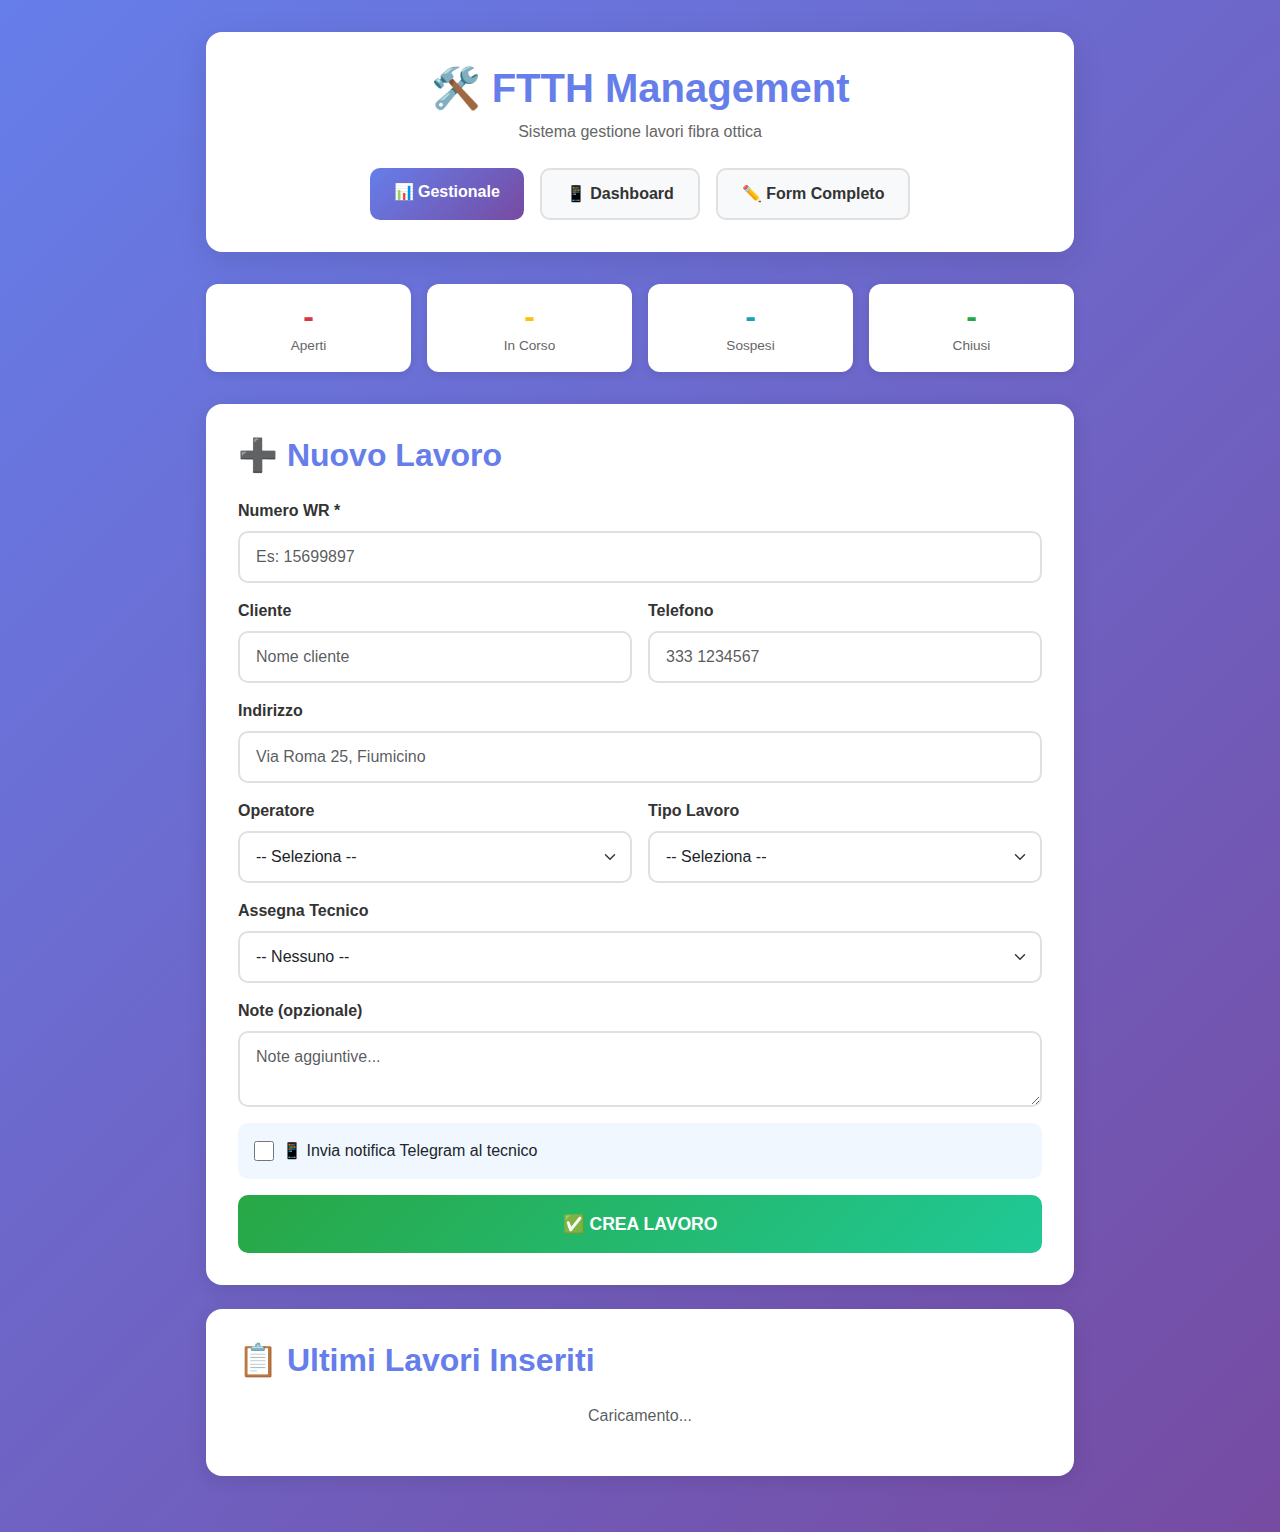
<file: web/publica/index.html>
<!DOCTYPE html>
<html lang="it">
<head>
    <meta charset="UTF-8">
    <meta name="viewport" content="width=device-width, initial-scale=1">
    <title>FTTH - Pannello Principale</title>
    <link href="https://cdn.jsdelivr.net/npm/bootstrap@5.3.0/dist/css/bootstrap.min.css" rel="stylesheet">
    <style>
        body {
            background: linear-gradient(135deg, #667eea 0%, #764ba2 100%);
            min-height: 100vh;
            font-family: 'Segoe UI', Tahoma, Geneva, Verdana, sans-serif;
        }
        .main-container {
            max-width: 900px;
            margin: 0 auto;
            padding: 2rem 1rem;
        }
        .header-card {
            background: white;
            border-radius: 16px;
            padding: 2rem;
            text-align: center;
            box-shadow: 0 8px 32px rgba(0,0,0,0.1);
            margin-bottom: 2rem;
        }
        .header-card h1 {
            color: #667eea;
            font-weight: bold;
            margin-bottom: 0.5rem;
        }
        .header-card p {
            color: #666;
            margin: 0;
        }
        .nav-buttons {
            display: flex;
            gap: 1rem;
            justify-content: center;
            flex-wrap: wrap;
            margin-top: 1.5rem;
        }
        .nav-btn {
            padding: 0.75rem 1.5rem;
            border-radius: 10px;
            text-decoration: none;
            font-weight: bold;
            transition: all 0.3s;
            border: none;
        }
        .nav-btn:hover {
            transform: translateY(-2px);
            box-shadow: 0 4px 12px rgba(0,0,0,0.2);
        }
        .nav-btn.primary {
            background: linear-gradient(135deg, #667eea 0%, #764ba2 100%);
            color: white;
        }
        .nav-btn.secondary {
            background: #f8f9fa;
            color: #333;
            border: 2px solid #e0e0e0;
        }
        .section-card {
            background: white;
            border-radius: 16px;
            padding: 2rem;
            box-shadow: 0 4px 20px rgba(0,0,0,0.1);
            margin-bottom: 1.5rem;
        }
        .section-title {
            color: #667eea;
            font-weight: bold;
            margin-bottom: 1.5rem;
            display: flex;
            align-items: center;
            gap: 0.5rem;
        }
        .form-label {
            font-weight: 600;
            color: #333;
            margin-bottom: 0.5rem;
        }
        .form-control, .form-select {
            border-radius: 10px;
            border: 2px solid #e0e0e0;
            padding: 0.75rem 1rem;
            font-size: 1rem;
        }
        .form-control:focus, .form-select:focus {
            border-color: #667eea;
            box-shadow: 0 0 0 3px rgba(102, 126, 234, 0.1);
        }
        .btn-submit {
            background: linear-gradient(135deg, #28a745 0%, #20c997 100%);
            color: white;
            border: none;
            padding: 1rem 2rem;
            border-radius: 10px;
            font-weight: bold;
            font-size: 1.1rem;
            width: 100%;
            margin-top: 1rem;
            cursor: pointer;
            transition: all 0.3s;
        }
        .btn-submit:hover {
            transform: translateY(-2px);
            box-shadow: 0 6px 20px rgba(40, 167, 69, 0.3);
        }
        .btn-submit:disabled {
            background: #ccc;
            cursor: not-allowed;
            transform: none;
        }
        .success-message {
            background: #d4edda;
            color: #155724;
            padding: 1rem;
            border-radius: 10px;
            text-align: center;
            margin-top: 1rem;
            display: none;
        }
        .error-message {
            background: #f8d7da;
            color: #721c24;
            padding: 1rem;
            border-radius: 10px;
            text-align: center;
            margin-top: 1rem;
            display: none;
        }
        .row-2col {
            display: grid;
            grid-template-columns: 1fr 1fr;
            gap: 1rem;
        }
        @media (max-width: 600px) {
            .row-2col {
                grid-template-columns: 1fr;
            }
        }
        .checkbox-container {
            display: flex;
            align-items: center;
            gap: 0.5rem;
            margin-top: 1rem;
            padding: 1rem;
            background: #f0f7ff;
            border-radius: 10px;
        }
        .checkbox-container input[type="checkbox"] {
            width: 20px;
            height: 20px;
        }
        .quick-stats {
            display: grid;
            grid-template-columns: repeat(4, 1fr);
            gap: 1rem;
            margin-bottom: 2rem;
        }
        @media (max-width: 600px) {
            .quick-stats {
                grid-template-columns: repeat(2, 1fr);
            }
        }
        .stat-mini {
            background: white;
            border-radius: 12px;
            padding: 1rem;
            text-align: center;
            box-shadow: 0 2px 10px rgba(0,0,0,0.1);
        }
        .stat-mini .number {
            font-size: 2rem;
            font-weight: bold;
            line-height: 1;
        }
        .stat-mini .label {
            font-size: 0.85rem;
            color: #666;
            margin-top: 0.25rem;
        }
        .stat-mini.aperto .number { color: #dc3545; }
        .stat-mini.in_corso .number { color: #ffc107; }
        .stat-mini.sospeso .number { color: #17a2b8; }
        .stat-mini.chiuso .number { color: #28a745; }
        .recent-item {
            padding: 0.75rem;
            border-bottom: 1px solid #eee;
            display: flex;
            justify-content: space-between;
            align-items: center;
        }
        .recent-item:last-child {
            border-bottom: none;
        }
    </style>
</head>
<body>
    <div class="main-container">
        <!-- Header -->
        <div class="header-card">
            <h1>🛠️ FTTH Management</h1>
            <p>Sistema gestione lavori fibra ottica</p>
            <div class="nav-buttons">
                <a href="/static/gestionale.html" class="nav-btn primary">📊 Gestionale</a>
                <a href="/static/dashboard.html" class="nav-btn secondary">📱 Dashboard</a>
                <a href="/static/manual_entry.html" class="nav-btn secondary">✏️ Form Completo</a>
            </div>
        </div>

        <!-- Quick Stats -->
        <div class="quick-stats">
            <div class="stat-mini aperto">
                <div class="number" id="statAperti">-</div>
                <div class="label">Aperti</div>
            </div>
            <div class="stat-mini in_corso">
                <div class="number" id="statInCorso">-</div>
                <div class="label">In Corso</div>
            </div>
            <div class="stat-mini sospeso">
                <div class="number" id="statSospesi">-</div>
                <div class="label">Sospesi</div>
            </div>
            <div class="stat-mini chiuso">
                <div class="number" id="statChiusi">-</div>
                <div class="label">Chiusi</div>
            </div>
        </div>

        <!-- Form Inserimento Rapido -->
        <div class="section-card">
            <h2 class="section-title">➕ Nuovo Lavoro</h2>
            
            <form id="quickForm">
                <div class="mb-3">
                    <label class="form-label">Numero WR *</label>
                    <input type="text" class="form-control" id="numero_wr" placeholder="Es: 15699897" required>
                </div>

                <div class="row-2col">
                    <div class="mb-3">
                        <label class="form-label">Cliente</label>
                        <input type="text" class="form-control" id="nome_cliente" placeholder="Nome cliente">
                    </div>
                    <div class="mb-3">
                        <label class="form-label">Telefono</label>
                        <input type="tel" class="form-control" id="telefono" placeholder="333 1234567">
                    </div>
                </div>

                <div class="mb-3">
                    <label class="form-label">Indirizzo</label>
                    <input type="text" class="form-control" id="indirizzo" placeholder="Via Roma 25, Fiumicino">
                </div>

                <div class="row-2col">
                    <div class="mb-3">
                        <label class="form-label">Operatore</label>
                        <select class="form-select" id="operatore">
                            <option value="">-- Seleziona --</option>
                            <option value="Open Fiber">Open Fiber</option>
                            <option value="FiberCop">FiberCop</option>
                        </select>
                    </div>
                    <div class="mb-3">
                        <label class="form-label">Tipo Lavoro</label>
                        <select class="form-select" id="tipo_lavoro">
                            <option value="">-- Seleziona --</option>
                            <option value="Installazione">Installazione</option>
                            <option value="Attivazione">Attivazione</option>
                            <option value="Riparazione">Riparazione</option>
                            <option value="Manutenzione">Manutenzione</option>
                        </select>
                    </div>
                </div>

                <div class="mb-3">
                    <label class="form-label">Assegna Tecnico</label>
                    <select class="form-select" id="tecnico_select">
                        <option value="">-- Nessuno --</option>
                    </select>
                </div>

                <div class="mb-3">
                    <label class="form-label">Note (opzionale)</label>
                    <textarea class="form-control" id="note" rows="2" placeholder="Note aggiuntive..."></textarea>
                </div>

                <div class="checkbox-container">
                    <input type="checkbox" id="notify_telegram">
                    <label for="notify_telegram">📱 Invia notifica Telegram al tecnico</label>
                </div>

                <button type="submit" class="btn-submit" id="submitBtn">
                    ✅ CREA LAVORO
                </button>

                <div class="success-message" id="successMsg">
                    ✅ Lavoro creato con successo!
                </div>
                <div class="error-message" id="errorMsg">
                    ❌ Errore durante la creazione
                </div>
            </form>
        </div>

        <!-- Ultimi Lavori -->
        <div class="section-card">
            <h2 class="section-title">📋 Ultimi Lavori Inseriti</h2>
            <div id="recentWorks">
                <p class="text-muted text-center">Caricamento...</p>
            </div>
        </div>
    </div>

    <script>
        // API Configuration
        var loc = window.location;
        var isLocalHost = loc.hostname === 'localhost' || loc.hostname === '127.0.0.1';
        var API_BASE = isLocalHost ? loc.protocol + '//' + loc.hostname + ':6030' : '';

        function apiFetch(path, opts) {
            var url = API_BASE ? API_BASE + path : path;
            return fetch(url, opts);
        }

        // Load Stats
        function loadStats() {
            apiFetch('/works/')
                .then(function(r) { return r.json(); })
                .then(function(works) {
                    var stats = { aperto: 0, in_corso: 0, sospeso: 0, chiuso: 0 };
                    works.forEach(function(w) {
                        if (stats[w.stato] !== undefined) stats[w.stato]++;
                    });
                    document.getElementById('statAperti').textContent = stats.aperto;
                    document.getElementById('statInCorso').textContent = stats.in_corso;
                    document.getElementById('statSospesi').textContent = stats.sospeso;
                    document.getElementById('statChiusi').textContent = stats.chiuso;

                    // Show last 5 works
                    var recent = works.slice(-5).reverse();
                    var html = '';
                    if (recent.length === 0) {
                        html = '<p class="text-muted text-center">Nessun lavoro</p>';
                    } else {
                        recent.forEach(function(w) {
                            var badgeClass = w.stato === 'chiuso' ? 'bg-success' : 
                                             w.stato === 'in_corso' ? 'bg-warning text-dark' :
                                             w.stato === 'sospeso' ? 'bg-info' : 'bg-danger';
                            html += '<div class="recent-item">';
                            html += '<div><strong>' + w.numero_wr + '</strong> - ' + (w.nome_cliente || 'N/A') + '<br><small class="text-muted">' + (w.indirizzo || 'Indirizzo N/A') + '</small></div>';
                            html += '<span class="badge ' + badgeClass + '">' + w.stato + '</span>';
                            html += '</div>';
                        });
                    }
                    document.getElementById('recentWorks').innerHTML = html;
                })
                .catch(function(e) {
                    console.error('Errore caricamento stats', e);
                });
        }

        // Load Technicians
        function loadTechnicians() {
            apiFetch('/technicians/')
                .then(function(r) { return r.json(); })
                .then(function(techs) {
                    var select = document.getElementById('tecnico_select');
                    techs.forEach(function(t) {
                        var opt = document.createElement('option');
                        opt.value = t.id;
                        opt.textContent = t.nome + ' ' + t.cognome;
                        select.appendChild(opt);
                    });
                })
                .catch(function(e) {
                    console.error('Errore caricamento tecnici', e);
                });
        }

        // Form Submit
        document.getElementById('quickForm').addEventListener('submit', function(e) {
            e.preventDefault();
            
            var submitBtn = document.getElementById('submitBtn');
            var successMsg = document.getElementById('successMsg');
            var errorMsg = document.getElementById('errorMsg');
            
            submitBtn.disabled = true;
            submitBtn.textContent = '⏳ Creazione in corso...';
            successMsg.style.display = 'none';
            errorMsg.style.display = 'none';

            var payload = {
                numero_wr: document.getElementById('numero_wr').value.trim(),
                stato: 'aperto'
            };

            var nomeCliente = document.getElementById('nome_cliente').value.trim();
            if (nomeCliente) payload.nome_cliente = nomeCliente;

            var telefono = document.getElementById('telefono').value.trim();
            if (telefono) payload.telefono_cliente = telefono;

            var indirizzo = document.getElementById('indirizzo').value.trim();
            if (indirizzo) payload.indirizzo = indirizzo;

            var operatore = document.getElementById('operatore').value;
            if (operatore) payload.operatore = operatore;

            var tipoLavoro = document.getElementById('tipo_lavoro').value;
            if (tipoLavoro) payload.tipo_lavoro = tipoLavoro;

            var tecnicoId = document.getElementById('tecnico_select').value;
            if (tecnicoId) payload.tecnico_assegnato_id = parseInt(tecnicoId);

            var note = document.getElementById('note').value.trim();
            if (note) payload.note = note;

            apiFetch('/manual/works', {
                method: 'POST',
                headers: { 'Content-Type': 'application/json' },
                body: JSON.stringify(payload)
            })
            .then(function(r) {
                if (!r.ok) {
                    return r.json().then(function(err) {
                        throw new Error(err.detail || 'Errore');
                    });
                }
                return r.json();
            })
            .then(function(result) {
                successMsg.textContent = '✅ Lavoro ' + result.numero_wr + ' creato con successo!';
                successMsg.style.display = 'block';
                
                // Send Telegram notification if checked
                var notifyTelegram = document.getElementById('notify_telegram').checked;
                if (notifyTelegram && tecnicoId && result.id) {
                    apiFetch('/works/' + result.id + '/notify', {
                        method: 'POST',
                        headers: { 'Content-Type': 'application/json' },
                        body: JSON.stringify({})
                    }).then(function() {
                        successMsg.textContent += ' 📱 Notifica inviata!';
                    }).catch(function() {
                        successMsg.textContent += ' ⚠️ Notifica fallita';
                    });
                }

                // Reset form
                document.getElementById('quickForm').reset();
                
                // Refresh stats
                loadStats();
            })
            .catch(function(err) {
                errorMsg.textContent = '❌ ' + err.message;
                errorMsg.style.display = 'block';
            })
            .finally(function() {
                submitBtn.disabled = false;
                submitBtn.textContent = '✅ CREA LAVORO';
            });
        });

        // Init
        window.addEventListener('DOMContentLoaded', function() {
            loadStats();
            loadTechnicians();
        });
    </script>
</body>
</html>
</file>
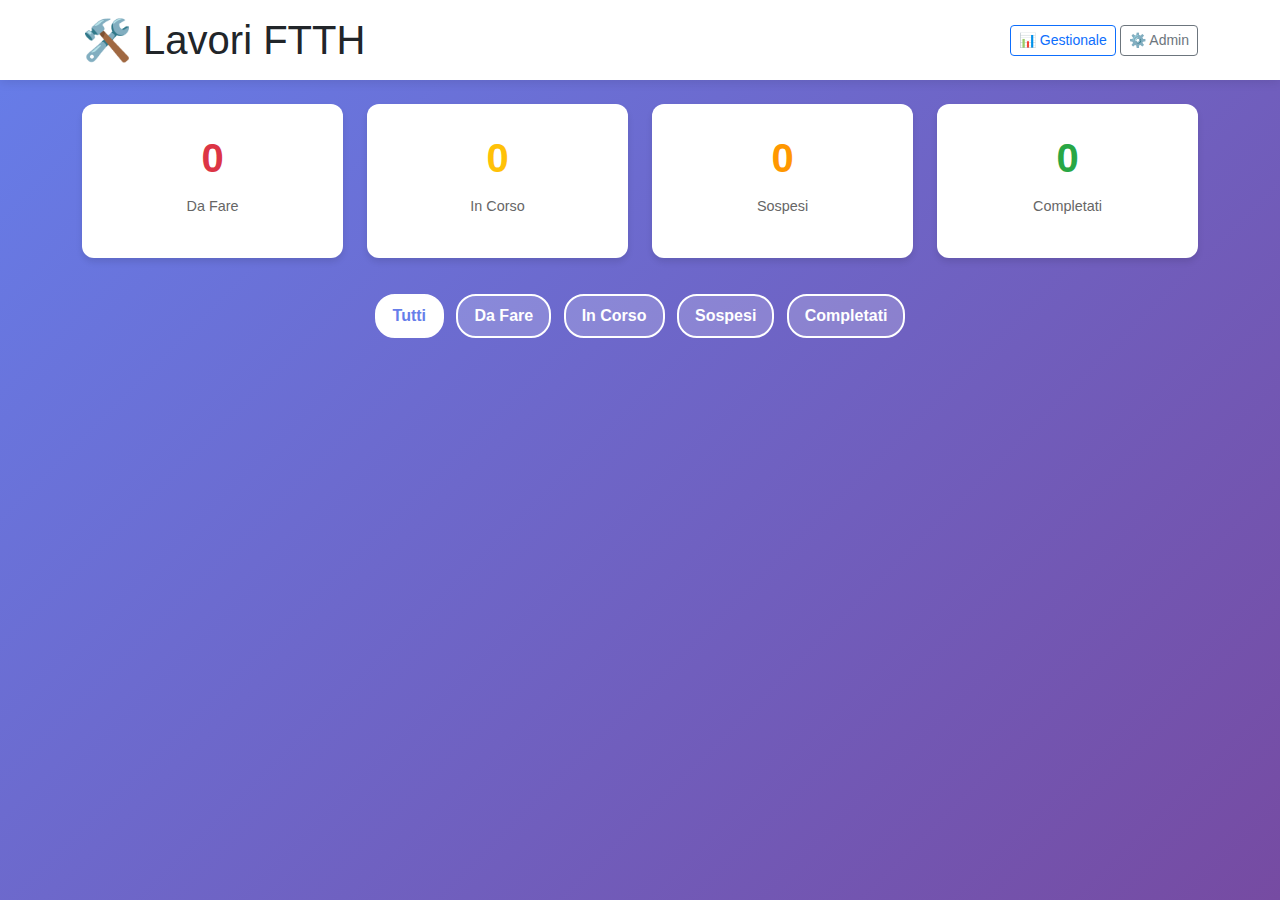
<file: web/publica/dashboard.html>
<!DOCTYPE html>
<html lang="it">
<head>
    <meta charset="UTF-8">
    <meta name="viewport" content="width=device-width, initial-scale=1">
    <title>Dashboard Tecnici - FTTH</title>
    <link href="https://cdn.jsdelivr.net/npm/bootstrap@5.3.0/dist/css/bootstrap.min.css" rel="stylesheet">
    <style>
        body {
            background: linear-gradient(135deg, #667eea 0%, #764ba2 100%);
            min-height: 100vh;
            font-family: 'Segoe UI', Tahoma, Geneva, Verdana, sans-serif;
        }
        .header {
            background: white;
            padding: 1rem;
            box-shadow: 0 2px 10px rgba(0,0,0,0.1);
            margin-bottom: 1.5rem;
        }
        .work-card {
            background: white;
            border-radius: 12px;
            padding: 1rem;
            margin-bottom: 1rem;
            box-shadow: 0 4px 6px rgba(0,0,0,0.1);
            transition: transform 0.2s;
        }
        .work-card:hover {
            transform: translateY(-2px);
            box-shadow: 0 6px 12px rgba(0,0,0,0.15);
        }
        .work-card.stato-aperto {
            border-left: 5px solid #dc3545;
        }
        .work-card.stato-in_corso {
            border-left: 5px solid #ffc107;
        }
        .work-card.stato-sospeso {
            border-left: 5px solid #ff9800;
        }
        .work-card.stato-chiuso {
            border-left: 5px solid #28a745;
        }
        .work-number {
            font-size: 1.4rem;
            font-weight: bold;
            color: #333;
        }
        .work-info {
            color: #666;
            margin: 0.5rem 0;
        }
        .action-btn {
            width: 100%;
            padding: 0.8rem;
            font-size: 1.1rem;
            font-weight: bold;
            border: none;
            border-radius: 8px;
            margin-top: 0.5rem;
        }
        .btn-fatto {
            background: #28a745;
            color: white;
        }
        .btn-sospendi {
            background: #ffc107;
            color: #333;
        }
        .btn-problema {
            background: #dc3545;
            color: white;
        }
        .btn-riapri {
            background: #17a2b8;
            color: white;
        }
        .stats-card {
            background: white;
            border-radius: 12px;
            padding: 1.5rem;
            text-align: center;
            margin-bottom: 1rem;
            box-shadow: 0 4px 6px rgba(0,0,0,0.1);
        }
        .stats-number {
            font-size: 2.5rem;
            font-weight: bold;
            margin: 0;
        }
        .stats-label {
            color: #666;
            font-size: 0.9rem;
            margin-top: 0.5rem;
        }
        .stats-aperti { color: #dc3545; }
        .stats-in-corso { color: #ffc107; }
        .stats-sospesi { color: #ff9800; }
        .stats-chiusi { color: #28a745; }
        .filter-btn {
            margin: 0.25rem;
            padding: 0.5rem 1rem;
            border-radius: 20px;
            border: 2px solid white;
            background: rgba(255,255,255,0.2);
            color: white;
            font-weight: bold;
        }
        .filter-btn.active {
            background: white;
            color: #667eea;
        }
        .tech-name {
            background: #f8f9fa;
            padding: 0.5rem 1rem;
            border-radius: 20px;
            display: inline-block;
            margin-top: 0.5rem;
        }
        .empty-state {
            text-align: center;
            padding: 3rem;
            color: white;
        }
        .empty-state h3 {
            font-size: 2rem;
            margin-bottom: 1rem;
        }
    </style>
</head>
<body>
    <div class="header">
        <div class="container">
            <div class="d-flex justify-content-between align-items-center">
                <h1 class="mb-0">🛠️ Lavori FTTH</h1>
                <div>
                    <a href="/static/gestionale.html" class="btn btn-outline-primary btn-sm">📊 Gestionale</a>
                    <a href="/static/index.html" class="btn btn-outline-secondary btn-sm">⚙️ Admin</a>
                </div>
            </div>
        </div>
    </div>

    <div class="container">
        <!-- Stats Cards -->
        <div class="row mb-3">
            <div class="col-6 col-md-3">
                <div class="stats-card">
                    <p class="stats-number stats-aperti" id="statsAperti">0</p>
                    <p class="stats-label">Da Fare</p>
                </div>
            </div>
            <div class="col-6 col-md-3">
                <div class="stats-card">
                    <p class="stats-number stats-in-corso" id="statsInCorso">0</p>
                    <p class="stats-label">In Corso</p>
                </div>
            </div>
            <div class="col-6 col-md-3">
                <div class="stats-card">
                    <p class="stats-number stats-sospesi" id="statsSospesi">0</p>
                    <p class="stats-label">Sospesi</p>
                </div>
            </div>
            <div class="col-6 col-md-3">
                <div class="stats-card">
                    <p class="stats-number stats-chiusi" id="statsChiusi">0</p>
                    <p class="stats-label">Completati</p>
                </div>
            </div>
        </div>

        <!-- Filters -->
        <div class="text-center mb-3">
            <button class="filter-btn active" onclick="filterWorks('tutti')">Tutti</button>
            <button class="filter-btn" onclick="filterWorks('aperto')">Da Fare</button>
            <button class="filter-btn" onclick="filterWorks('in_corso')">In Corso</button>
            <button class="filter-btn" onclick="filterWorks('sospeso')">Sospesi</button>
            <button class="filter-btn" onclick="filterWorks('chiuso')">Completati</button>
        </div>

        <!-- Works List -->
        <div id="worksList"></div>
        
        <div id="emptyState" class="empty-state" style="display:none;">
            <h3>✅ Nessun lavoro da visualizzare</h3>
            <p>Ottimo lavoro!</p>
        </div>
    </div>

    <script src="https://cdn.jsdelivr.net/npm/bootstrap@5.3.0/dist/js/bootstrap.bundle.min.js"></script>
    <script>
        const _loc = window.location;
        const _isLocalHost = ['localhost', '127.0.0.1', '::1'].includes(_loc.hostname);
        const _isPublicServer = (_loc.port === '6031') && !_isLocalHost;
        const _forceDirect = sessionStorage.getItem('FORCE_DIRECT_API') === 'true';
        const API_BASE = (window.__API_BASE__ || (_forceDirect || _isLocalHost ? `${_loc.protocol}//${_loc.hostname}:6030` : (_isPublicServer ? '' : `${_loc.protocol}//${_loc.hostname}:6030`)));
        
        function apiFetch(path, opts) {
            const base = window.__API_BASE__ || API_BASE;
            const url = base ? base + path : path;
            return fetch(url, opts);
        }

        let allWorks = [];
        let currentFilter = 'tutti';

        async function loadWorks() {
            try {
                const response = await apiFetch('/works/');
                allWorks = await response.json();
                updateStats();
                renderWorks();
            } catch (e) {
                console.error('Errore caricamento lavori', e);
                alert('Errore nel caricamento dei lavori. Verifica la connessione.');
            }
        }

        function updateStats() {
            const stats = {
                aperto: 0,
                in_corso: 0,
                sospeso: 0,
                chiuso: 0
            };
            
            allWorks.forEach(work => {
                if (stats[work.stato] !== undefined) {
                    stats[work.stato]++;
                }
            });

            document.getElementById('statsAperti').textContent = stats.aperto;
            document.getElementById('statsInCorso').textContent = stats.in_corso;
            document.getElementById('statsSospesi').textContent = stats.sospeso;
            document.getElementById('statsChiusi').textContent = stats.chiuso;
        }

        function renderWorks() {
            const container = document.getElementById('worksList');
            const emptyState = document.getElementById('emptyState');
            
            let filteredWorks = allWorks;
            if (currentFilter !== 'tutti') {
                filteredWorks = allWorks.filter(w => w.stato === currentFilter);
            }

            if (filteredWorks.length === 0) {
                container.innerHTML = '';
                emptyState.style.display = 'block';
                return;
            }

            emptyState.style.display = 'none';
            container.innerHTML = '';

            filteredWorks.forEach(work => {
                const card = document.createElement('div');
                card.className = `work-card stato-${work.stato}`;
                
                const statoLabel = {
                    'aperto': '🔴 Da Fare',
                    'in_corso': '🟡 In Corso',
                    'sospeso': '🟠 Sospeso',
                    'chiuso': '🟢 Completato'
                };

                const techInfo = work.tecnico_assegnato 
                    ? `<span class="tech-name">👤 ${work.tecnico_assegnato.nome} ${work.tecnico_assegnato.cognome}</span>`
                    : '<span class="tech-name">❌ Nessun tecnico</span>';

                let actionButtons = '';
                if (work.stato === 'aperto') {
                    actionButtons = `
                        <div class="row g-2">
                            <div class="col-12"><button class="action-btn btn-fatto" onclick="cambiaStato(${work.id}, 'in_corso')">▶️ INIZIA LAVORO</button></div>
                        </div>
                    `;
                } else if (work.stato === 'in_corso') {
                    actionButtons = `
                        <div class="row g-2">
                            <div class="col-6"><button class="action-btn btn-fatto" onclick="cambiaStato(${work.id}, 'chiuso')">✅ COMPLETATO</button></div>
                            <div class="col-6"><button class="action-btn btn-sospendi" onclick="cambiaStato(${work.id}, 'sospeso')">⏸️ SOSPENDI</button></div>
                        </div>
                    `;
                } else if (work.stato === 'sospeso') {
                    actionButtons = `
                        <div class="row g-2">
                            <div class="col-6"><button class="action-btn btn-riapri" onclick="cambiaStato(${work.id}, 'in_corso')">🔄 RIPRENDI</button></div>
                            <div class="col-6"><button class="action-btn btn-problema" onclick="cambiaStato(${work.id}, 'aperto')">❌ RIAPRI</button></div>
                        </div>
                    `;
                } else if (work.stato === 'chiuso') {
                    actionButtons = `
                        <div class="row g-2">
                            <div class="col-12"><button class="action-btn btn-riapri" onclick="cambiaStato(${work.id}, 'aperto')">🔄 RIAPRI LAVORO</button></div>
                        </div>
                    `;
                }

                card.innerHTML = `
                    <div class="d-flex justify-content-between align-items-start mb-2">
                        <div>
                            <div class="work-number">WR ${work.numero_wr}</div>
                            <div class="badge bg-secondary">${statoLabel[work.stato]}</div>
                        </div>
                    </div>
                    <div class="work-info">
                        <strong>📍 ${work.indirizzo || 'Indirizzo non disponibile'}</strong><br>
                        👤 ${work.nome_cliente || 'Cliente non specificato'}<br>
                        🏢 ${work.operatore || 'N/A'} | 🔧 ${work.tipo_lavoro || 'N/A'}
                    </div>
                    
                    <!-- Equipment Information -->
                    ${(work.requires_ont || work.requires_modem) ? `
                    <div class="work-equipment mt-2 mb-2 p-2 bg-light rounded">
                        <small><strong>📦 Equipaggiamento:</strong></small><br>
                        ${work.requires_ont ? `<small>📡 ONT: ${work.ont ? `SN:${work.ont.serial_number} (${work.ont.status})` : 'Da assegnare'}</small><br>` : ''}
                        ${work.requires_modem ? `<small>📶 Modem: ${work.modem ? `SN:${work.modem.serial_number} (${work.modem.status})` : 'Da assegnare'}</small><br>` : ''}
                        ${(work.ont_cost > 0 || work.modem_cost > 0) ? `<small>💰 Costi: ${work.ont_cost > 0 ? `ONT €${work.ont_cost}` : ''} ${work.modem_cost > 0 ? `Modem €${work.modem_cost}` : ''}</small>` : ''}
                    </div>
                    ` : ''}
                    
                    ${techInfo}
                    <hr>
                    ${actionButtons}
                `;
                
                container.appendChild(card);
            });
        }

        async function cambiaStato(workId, nuovoStato) {
            try {
                const response = await apiFetch(`/works/${workId}`, {
                    method: 'PUT',
                    headers: { 'Content-Type': 'application/json' },
                    body: JSON.stringify({ stato: nuovoStato })
                });

                if (!response.ok) {
                    throw new Error('Errore nell\'aggiornamento');
                }

                // Ricarica i lavori
                await loadWorks();
                
                // Feedback visivo
                const messages = {
                    'in_corso': '▶️ Lavoro iniziato!',
                    'chiuso': '✅ Lavoro completato!',
                    'sospeso': '⏸️ Lavoro sospeso',
                    'aperto': '🔄 Lavoro riaperto'
                };
                
                showToast(messages[nuovoStato] || 'Stato aggiornato');
            } catch (e) {
                console.error('Errore cambio stato', e);
                alert('Errore nell\'aggiornamento dello stato');
            }
        }

        function filterWorks(stato) {
            currentFilter = stato;
            
            // Update active button
            document.querySelectorAll('.filter-btn').forEach(btn => {
                btn.classList.remove('active');
            });
            event.target.classList.add('active');
            
            renderWorks();
        }

        function showToast(message) {
            // Simple toast notification
            const toast = document.createElement('div');
            toast.style.cssText = `
                position: fixed;
                top: 20px;
                right: 20px;
                background: white;
                padding: 1rem 1.5rem;
                border-radius: 8px;
                box-shadow: 0 4px 12px rgba(0,0,0,0.3);
                z-index: 9999;
                font-weight: bold;
            `;
            toast.textContent = message;
            document.body.appendChild(toast);
            
            setTimeout(() => {
                toast.remove();
            }, 2000);
        }

        // Load works on page load
        window.addEventListener('DOMContentLoaded', () => {
            loadWorks();
            // Auto-refresh every 30 seconds
            setInterval(loadWorks, 30000);
        });
    </script>
</body>
</html>
</file>
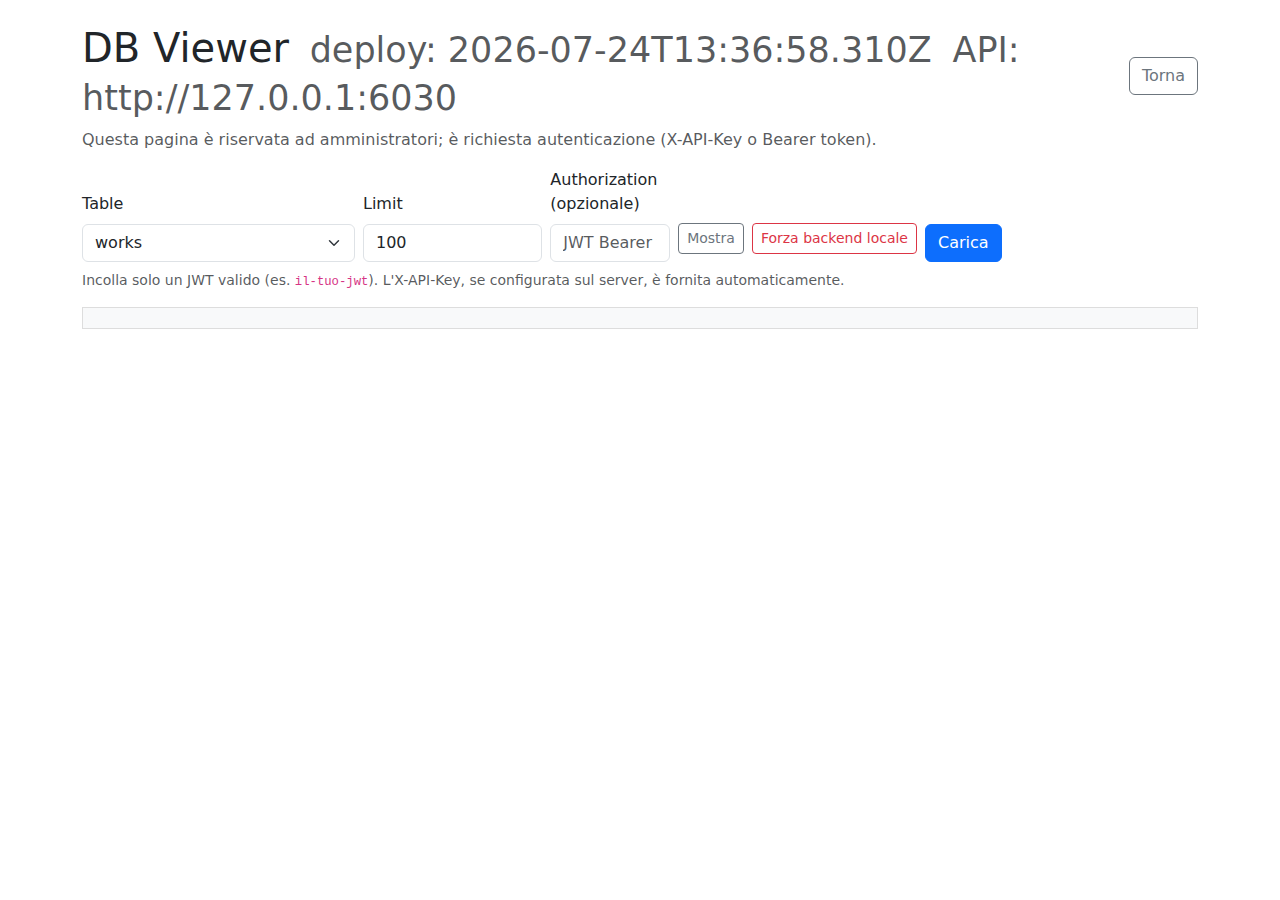
<file: web/publica/db_viewer.html>
<!doctype html>
<html lang="it">
<head>
  <meta charset="utf-8">
  <meta name="viewport" content="width=device-width, initial-scale=1">
  <title>DB Viewer - Debug</title>
  <link href="https://cdn.jsdelivr.net/npm/bootstrap@5.3.0/dist/css/bootstrap.min.css" rel="stylesheet">
</head>
<body>
  <div class="container mt-4">
    <div class="d-flex justify-content-between align-items-center">
  <h1>DB Viewer <small id="staticVersion" class="text-muted ms-2"></small> <small id="apiStatusBadge" class="text-muted ms-2"></small></h1>
      <a href="/" class="btn btn-outline-secondary">Torna</a>
    </div>
    <p class="text-muted">Questa pagina è riservata ad amministratori; è richiesta autenticazione (X-API-Key o Bearer token).</p>
  <div class="row g-2 align-items-end">
      <div class="col-md-3">
        <label class="form-label">Table</label>
        <select id="tableSelect" class="form-select">
          <option value="works">works</option>
          <option value="technicians">technicians</option>
          <option value="teams">teams</option>
          <option value="documents">documents</option>
          <option value="work_events">work_events</option>
          <option value="document_applied_works">document_applied_works</option>
          <option value="users">users</option>
        </select>
      </div>
      <div class="col-md-2">
        <label class="form-label">Limit</label>
        <input id="limit" class="form-control" type="number" value="100" />
      </div>
      <div class="col-md-4 d-flex align-items-end">
        <div style="flex: 1">
          <label class="form-label">Authorization (opzionale)</label>
          <input id="jwt_token" type="password" class="form-control" placeholder="JWT Bearer token (opzionale)" />
        </div>
        <div style="margin-left: 0.5rem; margin-bottom: 0.5rem;">
          <button id="toggleJwtBtn" type="button" class="btn btn-outline-secondary btn-sm">Mostra</button>
        </div>
        <div style="margin-left: 0.5rem; margin-bottom: 0.5rem;">
          <button id="toggleForceDirectBtn" type="button" class="btn btn-outline-danger btn-sm" style="display:none">Forza backend locale</button>
        </div>
      </div>
      <div class="col-md-3">
        <button id="loadBtn" class="btn btn-primary">Carica</button>
      </div>
    </div>
  <div class="mt-2 small text-muted">Incolla solo un JWT valido (es. <code>il-tuo-jwt</code>). L'X-API-Key, se configurata sul server, è fornita automaticamente.</div>
  <div id="targetUrl" class="mt-2 small text-muted"></div>
  <div id="resultSummary" class="mt-1 small text-muted"></div>
    <div class="mt-3"><pre id="outArea" style="max-height:60vh;overflow:auto;background:#f8f9fa;padding:10px;border:1px solid #ddd"></pre></div>
  </div>
  <script>
    try { document.getElementById('staticVersion').textContent = 'deploy: ' + new Date().toISOString(); } catch(e) {}
    // If the static page is served on 6031 (public static site), redirect API calls
    // to the backend on 6030 by default (same logic as index.html)
  // When served via the public static server (port 6031), prefer same-origin requests
  // so Apache can proxy and inject the X-API-Key header. For local dev we allow fallback to 6030.
  const _loc = window.location;
  const _isLocalHost = ['localhost', '127.0.0.1', '::1'].includes(_loc.hostname);
  const _isPublicServer = (_loc.port === '6031') && !_isLocalHost;
  // Allow a developer override via sessionStorage or an explicit window.__API_BASE__.
  const _forceDirect = sessionStorage.getItem('FORCE_DIRECT_API') === 'true';
  const API = (window.__API_BASE__ || (_forceDirect || _isLocalHost ? `${_loc.protocol}//${_loc.hostname}:6030` : (_isPublicServer ? '' : `${_loc.protocol}//${_loc.hostname}:6030`)));
  // Small helper to toggle dev override for local testing
  function toggleForceDirectApi() {
      if (!['localhost', '127.0.0.1', '::1'].includes(window.location.hostname)) return;
    const cur = sessionStorage.getItem('FORCE_DIRECT_API');
    if (cur === 'true') sessionStorage.removeItem('FORCE_DIRECT_API');
    else sessionStorage.setItem('FORCE_DIRECT_API', 'true');
    location.reload();
  }
    try { document.getElementById('apiStatusBadge').textContent = 'API: ' + (API ? API : 'same-origin (via proxy)'); } catch(e) {}
    document.getElementById('loadBtn').addEventListener('click', async () => {
      const table = document.getElementById('tableSelect').value;
      const limit = document.getElementById('limit').value || 100;
      let jwtToken = document.getElementById('jwt_token').value.trim();
      // We do not accept or use client-side API keys in the UI. Rely on JWT or server-side injection.
      const headers = {};
      // If user supplied a JWT, attach Authorization header
      if (jwtToken && jwtToken.toLowerCase().startsWith('bearer ')) {
        headers['Authorization'] = jwtToken;
      } else if (jwtToken && jwtToken.split('.').length === 3) {
        headers['Authorization'] = `Bearer ${jwtToken}`;
      }
      try {
        // For debugging, expose the target URL and request headers
        const url = (API || '') + `/debug/db?table=${encodeURIComponent(table)}&limit=${limit}`;
  // Display target API URL for debugging
  try { document.getElementById('targetUrl').textContent = 'Target API URL: ' + url; } catch (e) {}
  const resp = await fetch(url, { headers });
  const data = await resp.json();
        if (!resp.ok) {
          const err = data.detail || JSON.stringify(data);
          // Show additional details: attempted URL and headers to help diagnose wrong host/port
          const masked = maskHeaders(headers);
          // If authentication failed, give actionable debug steps for the public server
          if (resp.status === 401 || resp.status === 403) {
            let advice = '';
            if (_isPublicServer) {
              advice = '\nNOTE: You are using the public static site (port 6031). The API key should be injected by the web server (Apache) - check RequestHeader set X-API-Key in the site config and ensure mod_headers is enabled. If you run locally, enable dev override by toggling the "Forza backend locale" option (visible on localhost).';
            } else {
              advice = '\nNOTE: Possible missing credentials. If you are developing locally, try setting a JWT token or set window.__API_BASE__ to the backend address.';
            }
            document.getElementById('outArea').textContent = `Error: ${err}\nRequest URL: ${url}\nSent headers: ${JSON.stringify(masked)}${advice}`;
          } else {
            document.getElementById('outArea').textContent = `Error: ${err}\nRequest URL: ${url}\nSent headers: ${JSON.stringify(masked)}`;
          }
          return;
        }
        // Show a brief summary and sample rows to confirm DB was read
        try { document.getElementById('resultSummary').textContent = `Table: ${table} | Count: ${data.count}`; } catch (e) {}
        const sampleRows = (data.rows && data.rows.slice(0, 3)) || [];
        const masked = maskHeaders(headers);
        document.getElementById('outArea').textContent = JSON.stringify(sampleRows, null, 2) + '\n\nSent headers (masked): ' + JSON.stringify(masked);
      } catch (e) {
        document.getElementById('outArea').textContent = 'Network error: ' + e.message + '\nMake sure the API backend is reachable (port 6030) and that there are no CORS restrictions.\nTarget API URL: ' + (API || '/') ;
      }
    });
    
  // Toggle jwt visibility
    try {
      document.getElementById('toggleJwtBtn').addEventListener('click', function () {
        const inp = document.getElementById('jwt_token');
        if (inp.type === 'password') { inp.type = 'text'; this.textContent = 'Nascondi'; } else { inp.type = 'password'; this.textContent = 'Mostra'; }
      });
    } catch (e) {}
    try {
      const btn = document.getElementById('toggleForceDirectBtn');
      if (btn) {
        if (['localhost','127.0.0.1','::1'].includes(window.location.hostname)) {
          btn.style.display = 'inline-block';
          const updateLabel = () => {
            const forced = sessionStorage.getItem('FORCE_DIRECT_API') === 'true';
            btn.textContent = forced ? 'Disattiva backend locale' : 'Forza backend locale';
          };
          updateLabel();
          btn.addEventListener('click', () => {
            toggleForceDirectApi();
          });
        }
      }
    } catch (e) {}

    function maskValue(v) {
      if (!v) return v;
      if (v.length <= 6) return '****' + v.slice(-2);
      return v.slice(0, 3) + '...' + v.slice(-4);
    }
    function maskHeaders(headers) {
      const out = {};
      for (const k of Object.keys(headers || {})) {
        const v = headers[k] || '';
        if (k.toLowerCase() === 'x-api-key') { out[k] = maskValue(v); }
        else if (k.toLowerCase() === 'authorization') {
          const parts = v.split(' ');
          if (parts.length === 2 && parts[0].toLowerCase() === 'bearer') out[k] = parts[0] + ' ' + maskValue(parts[1]);
          else out[k] = maskValue(v);
        } else out[k] = v;
      }
      return out;
    }
  </script>
</body>
</html>
</file>
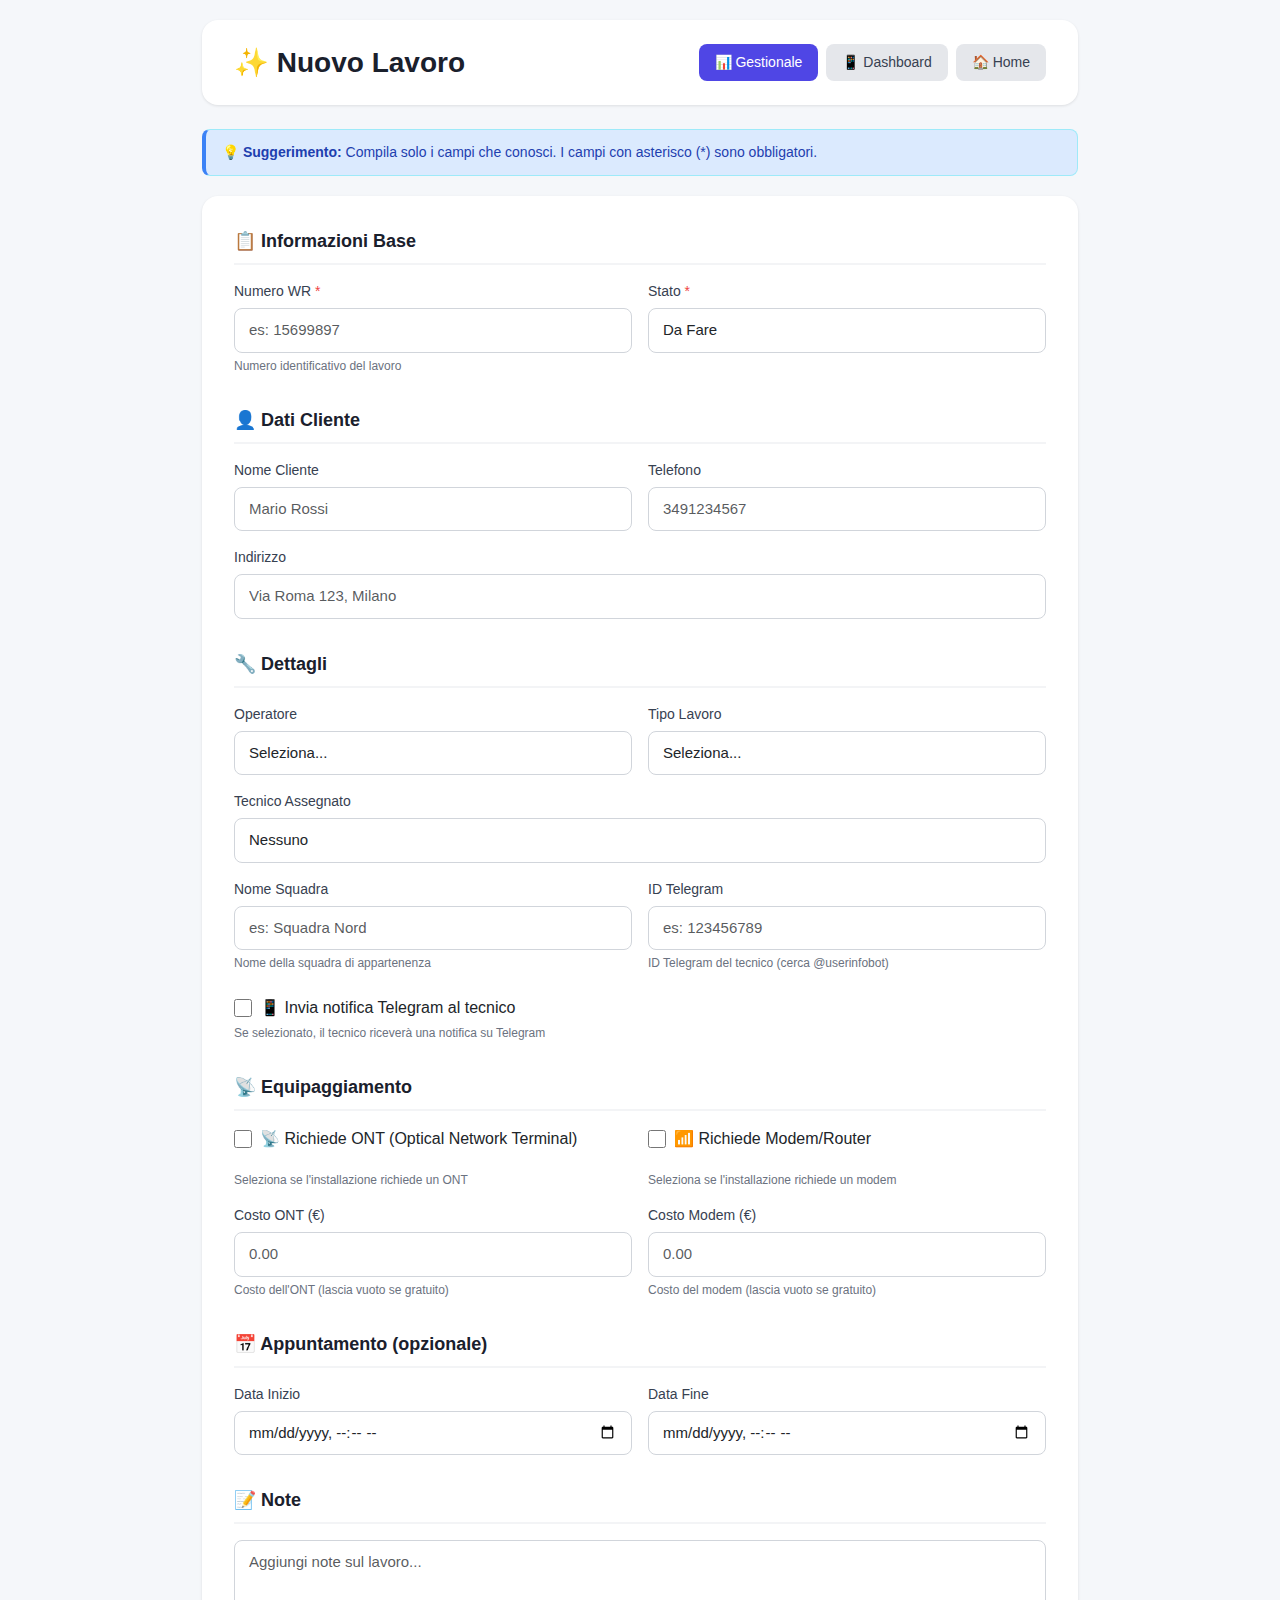
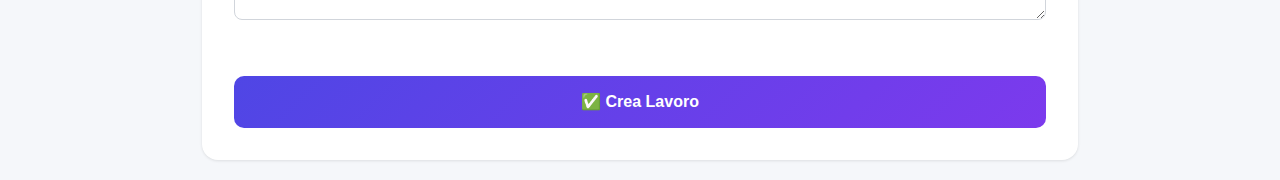
<file: web/publica/manual_entry.html>
<!DOCTYPE html>
<html lang="it">
<head>
    <meta charset="UTF-8">
    <meta name="viewport" content="width=device-width, initial-scale=1">
    <title>Nuovo Lavoro - FTTH</title>
    <link href="https://cdn.jsdelivr.net/npm/bootstrap@5.3.0/dist/css/bootstrap.min.css" rel="stylesheet">
    <style>
        * {
            margin: 0;
            padding: 0;
            box-sizing: border-box;
        }
        
        body {
            background: #f5f7fa;
            font-family: -apple-system, BlinkMacSystemFont, 'Segoe UI', Roboto, 'Helvetica Neue', Arial, sans-serif;
            min-height: 100vh;
            padding: 20px;
        }
        
        .container {
            max-width: 900px;
            margin: 0 auto;
        }
        
        .header {
            background: white;
            border-radius: 16px;
            padding: 24px 32px;
            margin-bottom: 24px;
            box-shadow: 0 1px 3px rgba(0,0,0,0.1);
            display: flex;
            justify-content: space-between;
            align-items: center;
            flex-wrap: wrap;
            gap: 16px;
        }
        
        .header h1 {
            font-size: 28px;
            font-weight: 700;
            color: #1a202c;
            margin: 0;
        }
        
        .nav-links {
            display: flex;
            gap: 8px;
        }
        
        .nav-links a {
            padding: 8px 16px;
            border-radius: 8px;
            text-decoration: none;
            font-size: 14px;
            font-weight: 500;
            transition: all 0.2s;
        }
        
        .nav-links .btn-primary {
            background: #4f46e5;
            color: white;
        }
        
        .nav-links .btn-primary:hover {
            background: #4338ca;
        }
        
        .nav-links .btn-secondary {
            background: #e5e7eb;
            color: #374151;
        }
        
        .nav-links .btn-secondary:hover {
            background: #d1d5db;
        }
        
        .form-card {
            background: white;
            border-radius: 16px;
            padding: 32px;
            box-shadow: 0 1px 3px rgba(0,0,0,0.1);
        }
        
        .form-section {
            margin-bottom: 32px;
        }
        
        .form-section:last-child {
            margin-bottom: 0;
        }
        
        .section-title {
            font-size: 18px;
            font-weight: 600;
            color: #1a202c;
            margin-bottom: 16px;
            padding-bottom: 8px;
            border-bottom: 2px solid #f3f4f6;
        }
        
        .form-row {
            display: grid;
            grid-template-columns: repeat(auto-fit, minmax(250px, 1fr));
            gap: 16px;
            margin-bottom: 16px;
        }
        
        .form-group {
            display: flex;
            flex-direction: column;
        }
        
        .form-label {
            font-size: 14px;
            font-weight: 500;
            color: #374151;
            margin-bottom: 6px;
        }
        
        .form-label.required::after {
            content: " *";
            color: #ef4444;
        }
        
        .form-control, .form-select {
            padding: 10px 14px;
            border: 1px solid #d1d5db;
            border-radius: 8px;
            font-size: 15px;
            transition: all 0.2s;
            background: white;
        }
        
        .form-control:focus, .form-select:focus {
            outline: none;
            border-color: #4f46e5;
            box-shadow: 0 0 0 3px rgba(79, 70, 229, 0.1);
        }
        
        textarea.form-control {
            resize: vertical;
            min-height: 80px;
        }
        
        .form-helper {
            font-size: 12px;
            color: #6b7280;
            margin-top: 4px;
        }
        
        .btn-submit {
            width: 100%;
            padding: 14px;
            background: linear-gradient(135deg, #4f46e5 0%, #7c3aed 100%);
            color: white;
            border: none;
            border-radius: 10px;
            font-size: 16px;
            font-weight: 600;
            cursor: pointer;
            transition: all 0.3s;
            margin-top: 24px;
        }
        
        .btn-submit:hover {
            transform: translateY(-2px);
            box-shadow: 0 8px 16px rgba(79, 70, 229, 0.3);
        }
        
        .btn-submit:active {
            transform: translateY(0);
        }
        
        .alert {
            padding: 12px 16px;
            border-radius: 8px;
            margin-bottom: 20px;
            font-size: 14px;
        }
        
        .alert-info {
            background: #dbeafe;
            color: #1e40af;
            border-left: 4px solid #3b82f6;
        }
        
        .toast {
            position: fixed;
            top: 20px;
            right: 20px;
            background: white;
            padding: 16px 20px;
            border-radius: 10px;
            box-shadow: 0 10px 25px rgba(0,0,0,0.2);
            z-index: 9999;
            max-width: 350px;
            animation: slideIn 0.3s ease-out;
        }
        
        @keyframes slideIn {
            from {
                transform: translateX(400px);
                opacity: 0;
            }
            to {
                transform: translateX(0);
                opacity: 1;
            }
        }
        
        .toast.success {
            border-left: 4px solid #10b981;
        }
        
        .toast.error {
            border-left: 4px solid #ef4444;
        }
        
        @media (max-width: 768px) {
            body {
                padding: 12px;
            }
            
            .header {
                padding: 16px 20px;
            }
            
            .header h1 {
                font-size: 22px;
            }
            
            .form-card {
                padding: 20px;
            }
            
            .form-row {
                grid-template-columns: 1fr;
            }
        }
    </style>
</head>
<body>
    <div class="container">
        <div class="header">
            <h1>✨ Nuovo Lavoro</h1>
            <div class="nav-links">
                <a href="/static/gestionale.html" class="btn-primary">📊 Gestionale</a>
                <a href="/static/dashboard.html" class="btn-secondary">📱 Dashboard</a>
                <a href="/static/index.html" class="btn-secondary">🏠 Home</a>
            </div>
        </div>

        <div class="alert alert-info">
            💡 <strong>Suggerimento:</strong> Compila solo i campi che conosci. I campi con asterisco (*) sono obbligatori.
        </div>

        <div class="form-card">
            <form id="workForm">
                <div class="form-section">
                    <div class="section-title">📋 Informazioni Base</div>
                    <div class="form-row">
                        <div class="form-group">
                            <label class="form-label required">Numero WR</label>
                            <input type="text" class="form-control" id="numero_wr" placeholder="es: 15699897" required>
                            <small class="form-helper">Numero identificativo del lavoro</small>
                        </div>
                        <div class="form-group">
                            <label class="form-label required">Stato</label>
                            <select class="form-select" id="stato" required>
                                <option value="aperto">Da Fare</option>
                                <option value="in_corso">In Corso</option>
                                <option value="sospeso">Sospeso</option>
                                <option value="chiuso">Completato</option>
                            </select>
                        </div>
                    </div>
                </div>

                <div class="form-section">
                    <div class="section-title">👤 Dati Cliente</div>
                    <div class="form-row">
                        <div class="form-group">
                            <label class="form-label">Nome Cliente</label>
                            <input type="text" class="form-control" id="nome_cliente" placeholder="Mario Rossi">
                        </div>
                        <div class="form-group">
                            <label class="form-label">Telefono</label>
                            <input type="tel" class="form-control" id="telefono_cliente" placeholder="3491234567">
                        </div>
                    </div>
                    <div class="form-group">
                        <label class="form-label">Indirizzo</label>
                        <input type="text" class="form-control" id="indirizzo" placeholder="Via Roma 123, Milano">
                    </div>
                </div>

                <div class="form-section">
                    <div class="section-title">🔧 Dettagli</div>
                    <div class="form-row">
                        <div class="form-group">
                            <label class="form-label">Operatore</label>
                            <select class="form-select" id="operatore">
                                <option value="">Seleziona...</option>
                                <option value="Open Fiber">Open Fiber</option>
                                <option value="FiberCop">FiberCop</option>
                                <option value="TIM">TIM</option>
                                <option value="Fastweb">Fastweb</option>
                                <option value="Vodafone">Vodafone</option>
                                <option value="WindTre">WindTre</option>
                            </select>
                        </div>
                        <div class="form-group">
                            <label class="form-label">Tipo Lavoro</label>
                            <select class="form-select" id="tipo_lavoro">
                                <option value="">Seleziona...</option>
                                <option value="Installazione">Installazione</option>
                                <option value="Attivazione">Attivazione</option>
                                <option value="Riparazione">Riparazione</option>
                                <option value="Sopralluogo">Sopralluogo</option>
                            </select>
                        </div>
                    </div>
                    <div class="form-row">
                        <div class="form-group">
                            <label class="form-label">Tecnico Assegnato</label>
                            <select class="form-select" id="tecnico_select">
                                <option value="">Nessuno</option>
                            </select>
                        </div>
                    </div>
                    <div class="form-row">
                        <div class="form-group">
                            <label class="form-label">Nome Squadra</label>
                            <input type="text" class="form-control" id="nome_squadra" placeholder="es: Squadra Nord">
                            <small class="form-helper">Nome della squadra di appartenenza</small>
                        </div>
                        <div class="form-group">
                            <label class="form-label">ID Telegram</label>
                            <input type="text" class="form-control" id="telegram_id" placeholder="es: 123456789">
                            <small class="form-helper">ID Telegram del tecnico (cerca @userinfobot)</small>
                        </div>
                    </div>
                    <div class="form-group">
                        <div style="display: flex; align-items: center; gap: 8px; margin-top: 8px;">
                            <input type="checkbox" id="notify_telegram" style="width: 18px; height: 18px; cursor: pointer;">
                            <label for="notify_telegram" style="cursor: pointer; margin: 0;">
                                📱 Invia notifica Telegram al tecnico
                            </label>
                        </div>
                        <small class="form-helper">Se selezionato, il tecnico riceverà una notifica su Telegram</small>
                    </div>
                </div>

                <div class="form-section">
                    <div class="section-title">📡 Equipaggiamento</div>
                    <div class="form-row">
                        <div class="form-group">
                            <div style="display: flex; align-items: center; gap: 8px; margin-bottom: 16px;">
                                <input type="checkbox" id="requires_ont" style="width: 18px; height: 18px; cursor: pointer;">
                                <label for="requires_ont" style="cursor: pointer; margin: 0; font-weight: 500;">
                                    📡 Richiede ONT (Optical Network Terminal)
                                </label>
                            </div>
                            <small class="form-helper">Seleziona se l'installazione richiede un ONT</small>
                        </div>
                        <div class="form-group">
                            <div style="display: flex; align-items: center; gap: 8px; margin-bottom: 16px;">
                                <input type="checkbox" id="requires_modem" style="width: 18px; height: 18px; cursor: pointer;">
                                <label for="requires_modem" style="cursor: pointer; margin: 0; font-weight: 500;">
                                    📶 Richiede Modem/Router
                                </label>
                            </div>
                            <small class="form-helper">Seleziona se l'installazione richiede un modem</small>
                        </div>
                    </div>
                    <div class="form-row">
                        <div class="form-group">
                            <label class="form-label">Costo ONT (€)</label>
                            <input type="number" class="form-control" id="ont_cost" placeholder="0.00" step="0.01" min="0">
                            <small class="form-helper">Costo dell'ONT (lascia vuoto se gratuito)</small>
                        </div>
                        <div class="form-group">
                            <label class="form-label">Costo Modem (€)</label>
                            <input type="number" class="form-control" id="modem_cost" placeholder="0.00" step="0.01" min="0">
                            <small class="form-helper">Costo del modem (lascia vuoto se gratuito)</small>
                        </div>
                    </div>
                </div>

                <div class="form-section">
                    <div class="section-title">📅 Appuntamento (opzionale)</div>
                    <div class="form-row">
                        <div class="form-group">
                            <label class="form-label">Data Inizio</label>
                            <input type="datetime-local" class="form-control" id="data_inizio">
                        </div>
                        <div class="form-group">
                            <label class="form-label">Data Fine</label>
                            <input type="datetime-local" class="form-control" id="data_fine">
                        </div>
                    </div>
                </div>

                <div class="form-section">
                    <div class="section-title">📝 Note</div>
                    <div class="form-group">
                        <textarea class="form-control" id="note" placeholder="Aggiungi note sul lavoro..."></textarea>
                    </div>
                </div>

                <button type="submit" class="btn-submit">✅ Crea Lavoro</button>
            </form>
        </div>
    </div>

    <script src="https://cdn.jsdelivr.net/npm/bootstrap@5.3.0/dist/js/bootstrap.bundle.min.js"></script>
    <script>
        var loc = window.location;
        var isLocalHost = loc.hostname === 'localhost' || loc.hostname === '127.0.0.1' || loc.hostname === '::1';
        var isPublicServer = loc.port === '6031' && !isLocalHost;
        var forceDirect = sessionStorage.getItem('FORCE_DIRECT_API') === 'true';
        var API_BASE = window.__API_BASE__ || (forceDirect || isLocalHost ? loc.protocol + '//' + loc.hostname + ':6030' : (isPublicServer ? '' : loc.protocol + '//' + loc.hostname + ':6030'));
        
        function apiFetch(path, opts) {
            var base = window.__API_BASE__ || API_BASE;
            var url = base ? base + path : path;
            return fetch(url, opts);
        }
        
        function loadTechnicians() {
            apiFetch('/technicians/')
                .then(function(response) {
                    return response.json();
                })
                .then(function(techs) {
                    var select = document.getElementById('tecnico_select');
                    for (var i = 0; i < techs.length; i++) {
                        var tech = techs[i];
                        var option = document.createElement('option');
                        option.value = tech.id;
                        option.textContent = tech.nome + ' ' + tech.cognome;
                        select.appendChild(option);
                    }
                })
                .catch(function(e) {
                    console.error('Errore caricamento tecnici', e);
                });
        }
        
        document.getElementById('workForm').addEventListener('submit', function(e) {
            e.preventDefault();
            
            var payload = {
                numero_wr: document.getElementById('numero_wr').value.trim(),
                stato: document.getElementById('stato').value,
                nome_cliente: document.getElementById('nome_cliente').value.trim() || undefined,
                telefono_cliente: document.getElementById('telefono_cliente').value.trim() || undefined,
                indirizzo: document.getElementById('indirizzo').value.trim() || undefined,
                operatore: document.getElementById('operatore').value || undefined,
                tipo_lavoro: document.getElementById('tipo_lavoro').value || undefined,
                note: document.getElementById('note').value.trim() || undefined
            };
            
            var dataInizio = document.getElementById('data_inizio').value;
            if (dataInizio) {
                payload.data_inizio = new Date(dataInizio).toISOString();
            }
            
            var dataFine = document.getElementById('data_fine').value;
            if (dataFine) {
                payload.data_fine = new Date(dataFine).toISOString();
            }
            
            var tecnicoId = document.getElementById('tecnico_select').value;
            if (tecnicoId) {
                payload.tecnico_assegnato_id = parseInt(tecnicoId);
            }
            
            // Aggiungi i campi per l'equipaggiamento
            payload.requires_ont = document.getElementById('requires_ont').checked;
            payload.requires_modem = document.getElementById('requires_modem').checked;
            payload.ont_cost = parseFloat(document.getElementById('ont_cost').value) || 0;
            payload.modem_cost = parseFloat(document.getElementById('modem_cost').value) || 0;
            
            apiFetch('/manual/works', {
                method: 'POST',
                headers: { 'Content-Type': 'application/json' },
                body: JSON.stringify(payload)
            })
            .then(function(response) {
                if (!response.ok) {
                    return response.json().then(function(error) {
                        throw new Error(error.detail || 'Errore inserimento');
                    });
                }
                return response.json();
            })
            .then(function(result) {
                showToast('Lavoro ' + result.numero_wr + ' creato!', 'success');
                
                var notifyTelegram = document.getElementById('notify_telegram').checked;
                var assignedTechId = document.getElementById('tecnico_select').value;
                
                if (notifyTelegram && assignedTechId && result.id) {
                    apiFetch('/works/' + result.id + '/notify', {
                        method: 'POST',
                        headers: { 'Content-Type': 'application/json' },
                        body: JSON.stringify({})
                    })
                    .then(function(notifyRes) {
                        return notifyRes.json();
                    })
                    .then(function(notifyData) {
                        if (notifyData.ok) {
                            showToast('Notifica Telegram inviata!', 'success');
                        } else {
                            showToast('Lavoro creato ma notifica fallita', 'error');
                        }
                    })
                    .catch(function(e) {
                        console.error('Errore notifica:', e);
                    });
                }
                
                // Gestione dati Telegram e squadra del tecnico
                var assignedTechId = document.getElementById('tecnico_select').value;
                var nomeSquadra = document.getElementById('nome_squadra').value.trim();
                var telegramId = document.getElementById('telegram_id').value.trim();
                
                if (assignedTechId && (nomeSquadra || telegramId)) {
                    // Prepara i dati da aggiornare
                    var updateData = {};
                    if (nomeSquadra) {
                        updateData.squadra_nome = nomeSquadra;
                    }
                    if (telegramId) {
                        updateData.telegram_id = telegramId;
                    }
                    
                    // Prima carica le squadre esistenti per vedere se esiste già
                    apiFetch('/teams/')
                        .then(function(teamsRes) {
                            return teamsRes.json();
                        })
                        .then(function(teams) {
                            var teamExists = teams.find(function(t) { return t.nome.toLowerCase() === nomeSquadra.toLowerCase(); });
                            var teamId = teamExists ? teamExists.id : null;
                            
                            if (nomeSquadra && !teamExists) {
                                // Crea nuova squadra se non esiste
                                return apiFetch('/teams/', {
                                    method: 'POST',
                                    headers: { 'Content-Type': 'application/json' },
                                    body: JSON.stringify({ nome: nomeSquadra })
                                })
                                .then(function(newTeamRes) {
                                    return newTeamRes.json();
                                })
                                .then(function(newTeam) {
                                    updateData.squadra_id = newTeam.id;
                                    return updateTechnicianData(assignedTechId, updateData);
                                });
                            } else if (nomeSquadra && teamExists) {
                                updateData.squadra_id = teamId;
                                return updateTechnicianData(assignedTechId, updateData);
                            } else {
                                return updateTechnicianData(assignedTechId, updateData);
                            }
                        })
                        .then(function() {
                            showToast('Dati tecnico aggiornati!', 'success');
                        })
                        .catch(function(e) {
                            console.error('Errore aggiornamento tecnico:', e);
                            showToast('Lavoro creato ma errore aggiornamento tecnico', 'error');
                        });
                }
                
                document.getElementById('workForm').reset();
                setTimeout(function() {
                    window.location.href = '/static/gestionale.html';
                }, 2000);
            })
            .catch(function(error) {
                showToast('Errore: ' + error.message, 'error');
            });
        });
        
        function updateTechnicianData(techId, data) {
            return apiFetch('/technicians/' + techId, {
                method: 'PATCH',
                headers: { 'Content-Type': 'application/json' },
                body: JSON.stringify(data)
            });
        }
        
        function showToast(message, type) {
            var toast = document.createElement('div');
            toast.className = 'toast ' + type;
            toast.innerHTML = '<strong>' + message + '</strong>';
            document.body.appendChild(toast);
            
            setTimeout(function() {
                toast.remove();
            }, 3000);
        }
        
        window.addEventListener('DOMContentLoaded', loadTechnicians);
    </script>
</body>
</html>
</file>
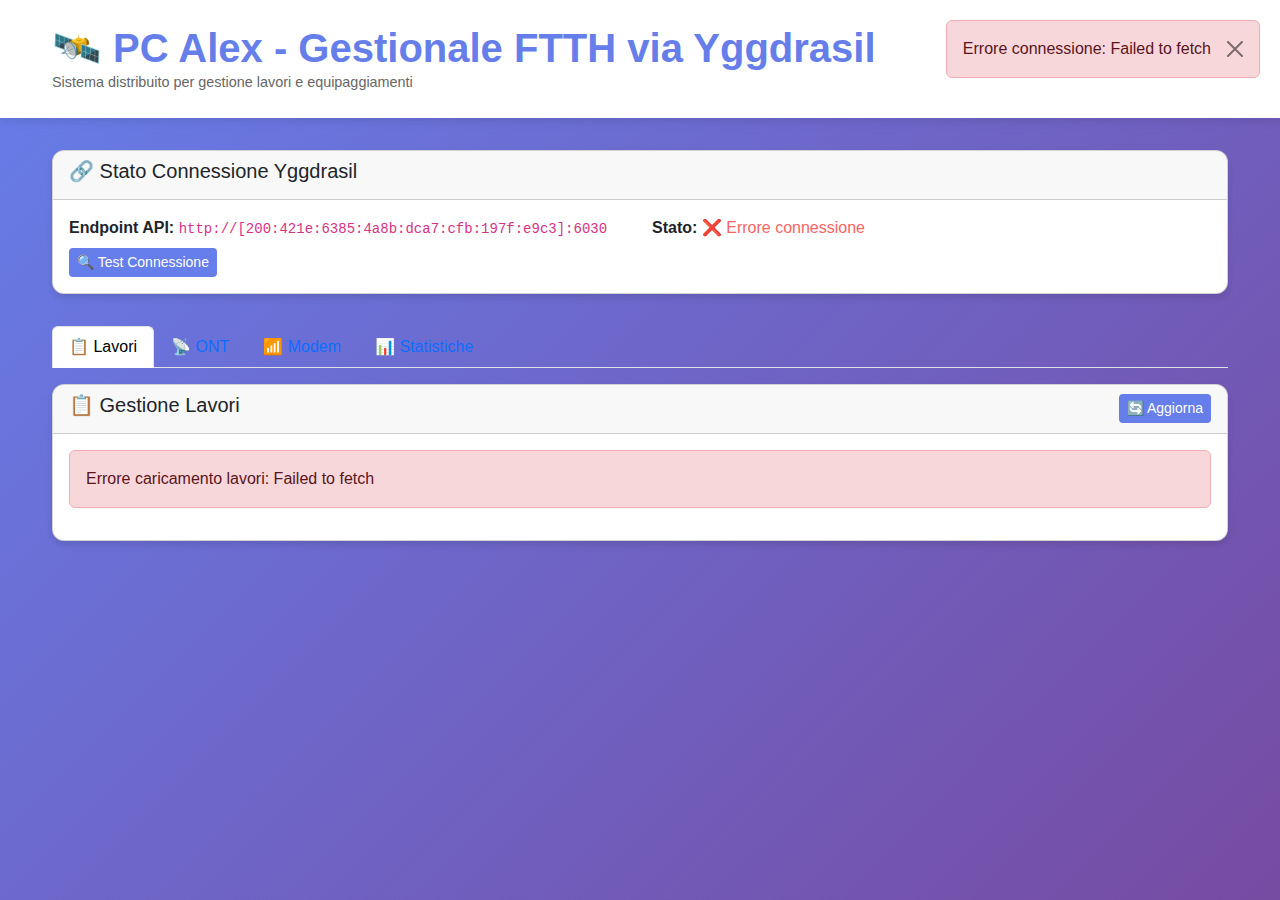
<file: web/publica/pc_alex_gestionale.html>
<!DOCTYPE html>
<html lang="it">
<head>
    <meta charset="UTF-8">
    <meta name="viewport" content="width=device-width, initial-scale=1">
    <title>PC Alex - Gestionale FTTH via Yggdrasil</title>
    <link href="https://cdn.jsdelivr.net/npm/bootstrap@5.3.0/dist/css/bootstrap.min.css" rel="stylesheet">
    <style>
        body {
            background: linear-gradient(135deg, #667eea 0%, #764ba2 100%);
            min-height: 100vh;
            font-family: 'Segoe UI', Tahoma, Geneva, Verdana, sans-serif;
            padding-bottom: 2rem;
        }
        .header {
            background: white;
            padding: 1.5rem 0;
            box-shadow: 0 2px 10px rgba(0,0,0,0.1);
            margin-bottom: 2rem;
        }
        .header h1 {
            color: #667eea;
            font-weight: bold;
            margin: 0;
        }
        .header .subtitle {
            color: #666;
            font-size: 0.9rem;
        }
        .container { max-width: 1200px; }
        .card {
            background: white;
            border-radius: 12px;
            box-shadow: 0 4px 6px rgba(0,0,0,0.1);
            margin-bottom: 2rem;
        }
        .btn-ygg { background: #667eea; border: none; color: white; }
        .btn-ygg:hover { background: #5a67d8; color: white; }
        .status-ok { color: #48bb78; }
        .status-error { color: #f56565; }
        .status-loading { color: #ed8936; }
    </style>
</head>
<body>
    <div class="header">
        <div class="container">
            <h1>🛰️ PC Alex - Gestionale FTTH via Yggdrasil</h1>
            <div class="subtitle">Sistema distribuito per gestione lavori e equipaggiamenti</div>
        </div>
    </div>

    <div class="container">
        <!-- Status API -->
        <div class="card">
            <div class="card-header">
                <h5>🔗 Stato Connessione Yggdrasil</h5>
            </div>
            <div class="card-body">
                <div class="row">
                    <div class="col-md-6">
                        <strong>Endpoint API:</strong> <code>http://[200:421e:6385:4a8b:dca7:cfb:197f:e9c3]:6030</code>
                    </div>
                    <div class="col-md-6">
                        <strong>Stato:</strong> <span id="api-status" class="status-loading">🔄 Verifica in corso...</span>
                    </div>
                </div>
                <button class="btn btn-ygg btn-sm mt-2" onclick="testConnection()">🔍 Test Connessione</button>
            </div>
        </div>

        <!-- Nav Tabs -->
        <ul class="nav nav-tabs" id="mainTabs" role="tablist">
            <li class="nav-item" role="presentation">
                <button class="nav-link active" id="works-tab" data-bs-toggle="tab" data-bs-target="#works" type="button" role="tab">📋 Lavori</button>
            </li>
            <li class="nav-item" role="presentation">
                <button class="nav-link" id="onts-tab" data-bs-toggle="tab" data-bs-target="#onts" type="button" role="tab">📡 ONT</button>
            </li>
            <li class="nav-item" role="presentation">
                <button class="nav-link" id="modems-tab" data-bs-toggle="tab" data-bs-target="#modems" type="button" role="tab">📶 Modem</button>
            </li>
            <li class="nav-item" role="presentation">
                <button class="nav-link" id="stats-tab" data-bs-toggle="tab" data-bs-target="#stats" type="button" role="tab">📊 Statistiche</button>
            </li>
        </ul>

        <!-- Tab Content -->
        <div class="tab-content" id="mainTabsContent">

            <!-- LAVORI TAB -->
            <div class="tab-pane fade show active" id="works" role="tabpanel">
                <div class="card mt-3">
                    <div class="card-header d-flex justify-content-between align-items-center">
                        <h5>📋 Gestione Lavori</h5>
                        <button class="btn btn-ygg btn-sm" onclick="loadWorks()">🔄 Aggiorna</button>
                    </div>
                    <div class="card-body">
                        <div id="works-list" class="row">
                            <div class="col-12 text-center">
                                <div class="spinner-border text-primary" role="status">
                                    <span class="visually-hidden">Caricamento...</span>
                                </div>
                                <p>Caricamento lavori...</p>
                            </div>
                        </div>
                    </div>
                </div>
            </div>

            <!-- ONT TAB -->
            <div class="tab-pane fade" id="onts" role="tabpanel">
                <div class="card mt-3">
                    <div class="card-header d-flex justify-content-between align-items-center">
                        <h5>📡 Gestione ONT</h5>
                        <div>
                            <button class="btn btn-success btn-sm me-2" onclick="showCreateOntModal()">➕ Nuovo ONT</button>
                            <button class="btn btn-ygg btn-sm" onclick="loadOnts()">🔄 Aggiorna</button>
                        </div>
                    </div>
                    <div class="card-body">
                        <div id="onts-list" class="row">
                            <div class="col-12 text-center">
                                <div class="spinner-border text-primary" role="status">
                                    <span class="visually-hidden">Caricamento...</span>
                                </div>
                                <p>Caricamento ONT...</p>
                            </div>
                        </div>
                    </div>
                </div>
            </div>

            <!-- MODEM TAB -->
            <div class="tab-pane fade" id="modems" role="tabpanel">
                <div class="card mt-3">
                    <div class="card-header d-flex justify-content-between align-items-center">
                        <h5>📶 Gestione Modem</h5>
                        <div>
                            <button class="btn btn-success btn-sm me-2" onclick="showCreateModemModal()">➕ Nuovo Modem</button>
                            <button class="btn btn-ygg btn-sm" onclick="loadModems()">🔄 Aggiorna</button>
                        </div>
                    </div>
                    <div class="card-body">
                        <div id="modems-list" class="row">
                            <div class="col-12 text-center">
                                <div class="spinner-border text-primary" role="status">
                                    <span class="visually-hidden">Caricamento...</span>
                                </div>
                                <p>Caricamento Modem...</p>
                            </div>
                        </div>
                    </div>
                </div>
            </div>

            <!-- STATISTICHE TAB -->
            <div class="tab-pane fade" id="stats" role="tabpanel">
                <div class="card mt-3">
                    <div class="card-header">
                        <h5>📊 Statistiche Sistema</h5>
                    </div>
                    <div class="card-body">
                        <div class="row" id="stats-content">
                            <div class="col-12 text-center">
                                <div class="spinner-border text-primary" role="status">
                                    <span class="visually-hidden">Caricamento...</span>
                                </div>
                                <p>Caricamento statistiche...</p>
                            </div>
                        </div>
                    </div>
                </div>
            </div>

        </div>
    </div>

    <!-- Modal Nuovo ONT -->
    <div class="modal fade" id="createOntModal" tabindex="-1">
        <div class="modal-dialog">
            <div class="modal-content">
                <div class="modal-header">
                    <h5 class="modal-title">➕ Nuovo ONT</h5>
                    <button type="button" class="btn-close" data-bs-dismiss="modal"></button>
                </div>
                <div class="modal-body">
                    <form id="createOntForm">
                        <div class="mb-3">
                            <label class="form-label">Serial Number *</label>
                            <input type="text" class="form-control" id="ontSerial" required>
                        </div>
                        <div class="mb-3">
                            <label class="form-label">Modello *</label>
                            <input type="text" class="form-control" id="ontModel" required>
                        </div>
                        <div class="mb-3">
                            <label class="form-label">Manufacturer</label>
                            <input type="text" class="form-control" id="ontManufacturer">
                        </div>
                        <div class="mb-3">
                            <label class="form-label">PON Port</label>
                            <input type="text" class="form-control" id="ontPonPort">
                        </div>
                        <div class="mb-3">
                            <label class="form-label">VLAN ID</label>
                            <input type="number" class="form-control" id="ontVlanId">
                        </div>
                        <div class="mb-3">
                            <label class="form-label">IP Address</label>
                            <input type="text" class="form-control" id="ontIpAddress">
                        </div>
                        <div class="mb-3">
                            <label class="form-label">Location</label>
                            <input type="text" class="form-control" id="ontLocation" placeholder="Magazzino Centrale">
                        </div>
                    </form>
                </div>
                <div class="modal-footer">
                    <button type="button" class="btn btn-secondary" data-bs-dismiss="modal">Annulla</button>
                    <button type="button" class="btn btn-ygg" onclick="createOnt()">Salva ONT</button>
                </div>
            </div>
        </div>
    </div>

    <!-- Modal Nuovo Modem -->
    <div class="modal fade" id="createModemModal" tabindex="-1">
        <div class="modal-dialog">
            <div class="modal-content">
                <div class="modal-header">
                    <h5 class="modal-title">➕ Nuovo Modem</h5>
                    <button type="button" class="btn-close" data-bs-dismiss="modal"></button>
                </div>
                <div class="modal-body">
                    <form id="createModemForm">
                        <div class="mb-3">
                            <label class="form-label">Serial Number *</label>
                            <input type="text" class="form-control" id="modemSerial" required>
                        </div>
                        <div class="mb-3">
                            <label class="form-label">Modello *</label>
                            <input type="text" class="form-control" id="modemModel" required>
                        </div>
                        <div class="mb-3">
                            <label class="form-label">Manufacturer</label>
                            <input type="text" class="form-control" id="modemManufacturer">
                        </div>
                        <div class="mb-3">
                            <label class="form-label">WiFi SSID</label>
                            <input type="text" class="form-control" id="modemWifiSsid">
                        </div>
                        <div class="mb-3">
                            <label class="form-label">WiFi Password</label>
                            <input type="password" class="form-control" id="modemWifiPassword">
                        </div>
                        <div class="mb-3">
                            <label class="form-label">Location</label>
                            <input type="text" class="form-control" id="modemLocation" placeholder="Magazzino Centrale">
                        </div>
                    </form>
                </div>
                <div class="modal-footer">
                    <button type="button" class="btn btn-secondary" data-bs-dismiss="modal">Annulla</button>
                    <button type="button" class="btn btn-ygg" onclick="createModem()">Salva Modem</button>
                </div>
            </div>
        </div>
    </div>

    <script src="https://cdn.jsdelivr.net/npm/bootstrap@5.3.0/dist/js/bootstrap.bundle.min.js"></script>
    <script>
        // ============ CONFIGURAZIONE API YGGDRASIL ============
        const YGGDRASIL_IP = "200:421e:6385:4a8b:dca7:cfb:197f:e9c3";
        const API_PORT = 6030;
        const API_BASE = `http://[${YGGDRASIL_IP}]:${API_PORT}`;
        const API_KEY = "JHzxUzdAK8LJ33Y50MDgLf5E62flYset4MYA6ELpXpU=";

        // ============ FUNZIONI API ============
        function apiFetch(path, options = {}) {
            const url = API_BASE + path;
            options.headers = options.headers || {};
            if (API_KEY) {
                options.headers['X-API-Key'] = API_KEY;
            }
            return fetch(url, options);
        }

        function showMessage(message, type = 'info') {
            // Crea un toast semplice
            const toast = document.createElement('div');
            toast.className = `alert alert-${type} alert-dismissible fade show position-fixed`;
            toast.style.cssText = 'top: 20px; right: 20px; z-index: 9999; min-width: 300px;';
            toast.innerHTML = `
                ${message}
                <button type="button" class="btn-close" data-bs-dismiss="alert"></button>
            `;
            document.body.appendChild(toast);

            setTimeout(() => {
                toast.remove();
            }, 5000);
        }

        // ============ TEST CONNESSIONE ============
        async function testConnection() {
            const statusEl = document.getElementById('api-status');
            statusEl.className = 'status-loading';
            statusEl.textContent = '🔄 Test in corso...';

            try {
                const response = await apiFetch('/health/');
                if (response.ok) {
                    const data = await response.json();
                    statusEl.className = 'status-ok';
                    statusEl.textContent = '✅ Connesso - API OK';
                    showMessage('Connessione Yggdrasil riuscita!', 'success');
                } else {
                    throw new Error(`HTTP ${response.status}`);
                }
            } catch (error) {
                statusEl.className = 'status-error';
                statusEl.textContent = '❌ Errore connessione';
                showMessage(`Errore connessione: ${error.message}`, 'danger');
            }
        }

        // ============ GESTIONE LAVORI ============
        async function loadWorks() {
            const container = document.getElementById('works-list');
            container.innerHTML = `
                <div class="col-12 text-center">
                    <div class="spinner-border text-primary" role="status">
                        <span class="visually-hidden">Caricamento...</span>
                    </div>
                    <p>Caricamento lavori...</p>
                </div>
            `;

            try {
                const response = await apiFetch('/works/');
                const works = await response.json();

                let html = '';
                if (works.length === 0) {
                    html = '<div class="col-12"><div class="alert alert-info">Nessun lavoro trovato</div></div>';
                } else {
                    works.slice(0, 10).forEach(work => {
                        const statusClass = work.stato === 'aperto' ? 'primary' : work.stato === 'chiuso' ? 'success' : 'warning';
                        html += `
                            <div class="col-md-6 mb-3">
                                <div class="card h-100">
                                    <div class="card-body">
                                        <h6 class="card-title">${work.numero_wr || 'N/A'}</h6>
                                        <p class="card-text small">${work.indirizzo || 'N/A'}</p>
                                        <p class="card-text small">${work.nome_cliente || 'N/A'}</p>
                                        <span class="badge bg-${statusClass}">${work.stato || 'N/A'}</span>
                                    </div>
                                </div>
                            </div>
                        `;
                    });
                }

                container.innerHTML = html;
            } catch (error) {
                container.innerHTML = `<div class="col-12"><div class="alert alert-danger">Errore caricamento lavori: ${error.message}</div></div>`;
            }
        }

        // ============ GESTIONE ONT ============
        async function loadOnts() {
            const container = document.getElementById('onts-list');
            container.innerHTML = `
                <div class="col-12 text-center">
                    <div class="spinner-border text-primary" role="status">
                        <span class="visually-hidden">Caricamento...</span>
                    </div>
                    <p>Caricamento ONT...</p>
                </div>
            `;

            try {
                const response = await apiFetch('/onts/');
                const onts = await response.json();

                let html = '';
                if (onts.length === 0) {
                    html = '<div class="col-12"><div class="alert alert-info">Nessun ONT trovato</div></div>';
                } else {
                    onts.forEach(ont => {
                        const statusClass = ont.status === 'disponibile' ? 'success' : ont.status === 'installato' ? 'primary' : 'secondary';
                        html += `
                            <div class="col-md-4 mb-3">
                                <div class="card h-100">
                                    <div class="card-body">
                                        <h6 class="card-title">${ont.serial_number}</h6>
                                        <p class="card-text small">${ont.model}</p>
                                        <p class="card-text small">${ont.manufacturer || 'N/A'}</p>
                                        <span class="badge bg-${statusClass}">${ont.status}</span>
                                        <div class="mt-2">
                                            <button class="btn btn-sm btn-outline-primary me-1" onclick="assignOnt(${ont.id})">Assegna</button>
                                            <button class="btn btn-sm btn-outline-success me-1" onclick="installOnt(${ont.id})">Installa</button>
                                            <button class="btn btn-sm btn-outline-warning" onclick="returnOnt(${ont.id})">Restituisci</button>
                                        </div>
                                    </div>
                                </div>
                            </div>
                        `;
                    });
                }

                container.innerHTML = html;
            } catch (error) {
                container.innerHTML = `<div class="col-12"><div class="alert alert-danger">Errore caricamento ONT: ${error.message}</div></div>`;
            }
        }

        function showCreateOntModal() {
            const modal = new bootstrap.Modal(document.getElementById('createOntModal'));
            modal.show();
        }

        async function createOnt() {
            const data = {
                serial_number: document.getElementById('ontSerial').value,
                model: document.getElementById('ontModel').value,
                manufacturer: document.getElementById('ontManufacturer').value || null,
                pon_port: document.getElementById('ontPonPort').value || null,
                vlan_id: parseInt(document.getElementById('ontVlanId').value) || null,
                ip_address: document.getElementById('ontIpAddress').value || null,
                location: document.getElementById('ontLocation').value || 'Magazzino Centrale'
            };

            if (!data.serial_number || !data.model) {
                showMessage('Serial Number e Modello sono obbligatori', 'warning');
                return;
            }

            try {
                const response = await apiFetch('/onts/', {
                    method: 'POST',
                    headers: { 'Content-Type': 'application/json' },
                    body: JSON.stringify(data)
                });

                if (response.ok) {
                    showMessage('ONT creato con successo!', 'success');
                    bootstrap.Modal.getInstance(document.getElementById('createOntModal')).hide();
                    document.getElementById('createOntForm').reset();
                    loadOnts();
                } else {
                    throw new Error(`HTTP ${response.status}`);
                }
            } catch (error) {
                showMessage(`Errore creazione ONT: ${error.message}`, 'danger');
            }
        }

        async function assignOnt(ontId) {
            const workId = prompt('Inserisci ID Lavoro:');
            if (!workId) return;

            try {
                const response = await apiFetch(`/onts/${ontId}/assign/${workId}`, { method: 'PUT' });
                if (response.ok) {
                    showMessage('ONT assegnato con successo!', 'success');
                    loadOnts();
                } else {
                    throw new Error(`HTTP ${response.status}`);
                }
            } catch (error) {
                showMessage(`Errore assegnazione ONT: ${error.message}`, 'danger');
            }
        }

        async function installOnt(ontId) {
            const ponPort = prompt('PON Port (es: 0/1/0):', '0/1/0');
            const vlanId = prompt('VLAN ID:', '100');
            const ipAddress = prompt('IP Address:', '192.168.1.100');

            if (!ponPort || !vlanId || !ipAddress) return;

            try {
                const response = await apiFetch(`/onts/${ontId}/install`, {
                    method: 'PUT',
                    headers: { 'Content-Type': 'application/json' },
                    body: JSON.stringify({
                        pon_port: ponPort,
                        vlan_id: parseInt(vlanId),
                        ip_address: ipAddress,
                        installation_notes: 'Installazione da PC Alex via Yggdrasil'
                    })
                });

                if (response.ok) {
                    showMessage('ONT installato con successo!', 'success');
                    loadOnts();
                } else {
                    throw new Error(`HTTP ${response.status}`);
                }
            } catch (error) {
                showMessage(`Errore installazione ONT: ${error.message}`, 'danger');
            }
        }

        async function returnOnt(ontId) {
            if (!confirm('Confermare restituzione ONT?')) return;

            try {
                const response = await apiFetch(`/onts/${ontId}/return`, { method: 'PUT' });
                if (response.ok) {
                    showMessage('ONT restituito con successo!', 'success');
                    loadOnts();
                } else {
                    throw new Error(`HTTP ${response.status}`);
                }
            } catch (error) {
                showMessage(`Errore restituzione ONT: ${error.message}`, 'danger');
            }
        }

        // ============ GESTIONE MODEM ============
        async function loadModems() {
            const container = document.getElementById('modems-list');
            container.innerHTML = `
                <div class="col-12 text-center">
                    <div class="spinner-border text-primary" role="status">
                        <span class="visually-hidden">Caricamento...</span>
                    </div>
                    <p>Caricamento Modem...</p>
                </div>
            `;

            try {
                const response = await apiFetch('/modems/');
                const modems = await response.json();

                let html = '';
                if (modems.length === 0) {
                    html = '<div class="col-12"><div class="alert alert-info">Nessun Modem trovato</div></div>';
                } else {
                    modems.forEach(modem => {
                        const statusClass = modem.status === 'disponibile' ? 'success' : modem.status === 'installato' ? 'primary' : 'secondary';
                        html += `
                            <div class="col-md-4 mb-3">
                                <div class="card h-100">
                                    <div class="card-body">
                                        <h6 class="card-title">${modem.serial_number}</h6>
                                        <p class="card-text small">${modem.model}</p>
                                        <p class="card-text small">${modem.manufacturer || 'N/A'}</p>
                                        <span class="badge bg-${statusClass}">${modem.status}</span>
                                        <div class="mt-2">
                                            <button class="btn btn-sm btn-outline-primary me-1" onclick="assignModem(${modem.id})">Assegna</button>
                                            <button class="btn btn-sm btn-outline-success me-1" onclick="installModem(${modem.id})">Installa</button>
                                            <button class="btn btn-sm btn-outline-info me-1" onclick="configureModem(${modem.id})">Configura</button>
                                            <button class="btn btn-sm btn-outline-warning" onclick="returnModem(${modem.id})">Restituisci</button>
                                        </div>
                                    </div>
                                </div>
                            </div>
                        `;
                    });
                }

                container.innerHTML = html;
            } catch (error) {
                container.innerHTML = `<div class="col-12"><div class="alert alert-danger">Errore caricamento Modem: ${error.message}</div></div>`;
            }
        }

        function showCreateModemModal() {
            const modal = new bootstrap.Modal(document.getElementById('createModemModal'));
            modal.show();
        }

        async function createModem() {
            const data = {
                serial_number: document.getElementById('modemSerial').value,
                model: document.getElementById('modemModel').value,
                manufacturer: document.getElementById('modemManufacturer').value || null,
                wifi_ssid: document.getElementById('modemWifiSsid').value || null,
                wifi_password: document.getElementById('modemWifiPassword').value || null,
                location: document.getElementById('modemLocation').value || 'Magazzino Centrale'
            };

            if (!data.serial_number || !data.model) {
                showMessage('Serial Number e Modello sono obbligatori', 'warning');
                return;
            }

            try {
                const response = await apiFetch('/modems/', {
                    method: 'POST',
                    headers: { 'Content-Type': 'application/json' },
                    body: JSON.stringify(data)
                });

                if (response.ok) {
                    showMessage('Modem creato con successo!', 'success');
                    bootstrap.Modal.getInstance(document.getElementById('createModemModal')).hide();
                    document.getElementById('createModemForm').reset();
                    loadModems();
                } else {
                    throw new Error(`HTTP ${response.status}`);
                }
            } catch (error) {
                showMessage(`Errore creazione Modem: ${error.message}`, 'danger');
            }
        }

        async function assignModem(modemId) {
            const workId = prompt('Inserisci ID Lavoro:');
            if (!workId) return;

            try {
                const response = await apiFetch(`/modems/${modemId}/assign/${workId}`, { method: 'PUT' });
                if (response.ok) {
                    showMessage('Modem assegnato con successo!', 'success');
                    loadModems();
                } else {
                    throw new Error(`HTTP ${response.status}`);
                }
            } catch (error) {
                showMessage(`Errore assegnazione Modem: ${error.message}`, 'danger');
            }
        }

        async function installModem(modemId) {
            const notes = prompt('Note installazione:', 'Installazione da PC Alex via Yggdrasil');

            try {
                const response = await apiFetch(`/modems/${modemId}/install`, {
                    method: 'PUT',
                    headers: { 'Content-Type': 'application/json' },
                    body: JSON.stringify({
                        installation_notes: notes
                    })
                });

                if (response.ok) {
                    showMessage('Modem installato con successo!', 'success');
                    loadModems();
                } else {
                    throw new Error(`HTTP ${response.status}`);
                }
            } catch (error) {
                showMessage(`Errore installazione Modem: ${error.message}`, 'danger');
            }
        }

        async function configureModem(modemId) {
            const ssid = prompt('Nuovo WiFi SSID:');
            const password = prompt('Nuova WiFi Password:');
            const notes = prompt('Note configurazione:', 'Configurazione da PC Alex via Yggdrasil');

            if (!ssid || !password) return;

            try {
                const response = await apiFetch(`/modems/${modemId}/configure`, {
                    method: 'PUT',
                    headers: { 'Content-Type': 'application/json' },
                    body: JSON.stringify({
                        wifi_ssid: ssid,
                        wifi_password: password,
                        technician_notes: notes
                    })
                });

                if (response.ok) {
                    showMessage('Modem configurato con successo!', 'success');
                    loadModems();
                } else {
                    throw new Error(`HTTP ${response.status}`);
                }
            } catch (error) {
                showMessage(`Errore configurazione Modem: ${error.message}`, 'danger');
            }
        }

        async function returnModem(modemId) {
            if (!confirm('Confermare restituzione Modem?')) return;

            try {
                const response = await apiFetch(`/modems/${modemId}/return`, { method: 'PUT' });
                if (response.ok) {
                    showMessage('Modem restituito con successo!', 'success');
                    loadModems();
                } else {
                    throw new Error(`HTTP ${response.status}`);
                }
            } catch (error) {
                showMessage(`Errore restituzione Modem: ${error.message}`, 'danger');
            }
        }

        // ============ STATISTICHE ============
        async function loadStats() {
            const container = document.getElementById('stats-content');
            container.innerHTML = `
                <div class="col-12 text-center">
                    <div class="spinner-border text-primary" role="status">
                        <span class="visually-hidden">Caricamento...</span>
                    </div>
                    <p>Caricamento statistiche...</p>
                </div>
            `;

            try {
                // Carica statistiche settimanali
                const weeklyResponse = await apiFetch('/stats/weekly');
                const weeklyStats = await weeklyResponse.json();

                // Carica statistiche equipaggiamenti
                const equipResponse = await apiFetch('/stats/equipment');
                const equipStats = await equipResponse.json();

                const html = `
                    <div class="col-md-6">
                        <div class="card">
                            <div class="card-header">
                                <h6>📊 Statistiche Settimanali</h6>
                            </div>
                            <div class="card-body">
                                <p><strong>Lavori questa settimana:</strong> ${weeklyStats.total_works || 0}</p>
                                <p><strong>Lavori chiusi:</strong> ${weeklyStats.closed_works || 0}</p>
                                <p><strong>Lavori aperti:</strong> ${weeklyStats.open_works || 0}</p>
                            </div>
                        </div>
                    </div>
                    <div class="col-md-6">
                        <div class="card">
                            <div class="card-header">
                                <h6>📦 Statistiche Equipaggiamenti</h6>
                            </div>
                            <div class="card-body">
                                <p><strong>ONT Totali:</strong> ${equipStats.total_onts || 0}</p>
                                <p><strong>ONT Disponibili:</strong> ${equipStats.available_onts || 0}</p>
                                <p><strong>Modem Totali:</strong> ${equipStats.total_modems || 0}</p>
                                <p><strong>Modem Disponibili:</strong> ${equipStats.available_modems || 0}</p>
                            </div>
                        </div>
                    </div>
                `;

                container.innerHTML = html;
            } catch (error) {
                container.innerHTML = `<div class="col-12"><div class="alert alert-danger">Errore caricamento statistiche: ${error.message}</div></div>`;
            }
        }

        // ============ INIZIALIZZAZIONE ============
        document.addEventListener('DOMContentLoaded', function() {
            // Test connessione iniziale
            testConnection();

            // Carica dati iniziali
            loadWorks();
            loadOnts();
            loadModems();
            loadStats();

            // Aggiorna ogni 30 secondi
            setInterval(() => {
                loadWorks();
                loadOnts();
                loadModems();
                loadStats();
            }, 30000);
        });
    </script>
</body>
</html>
</file>
